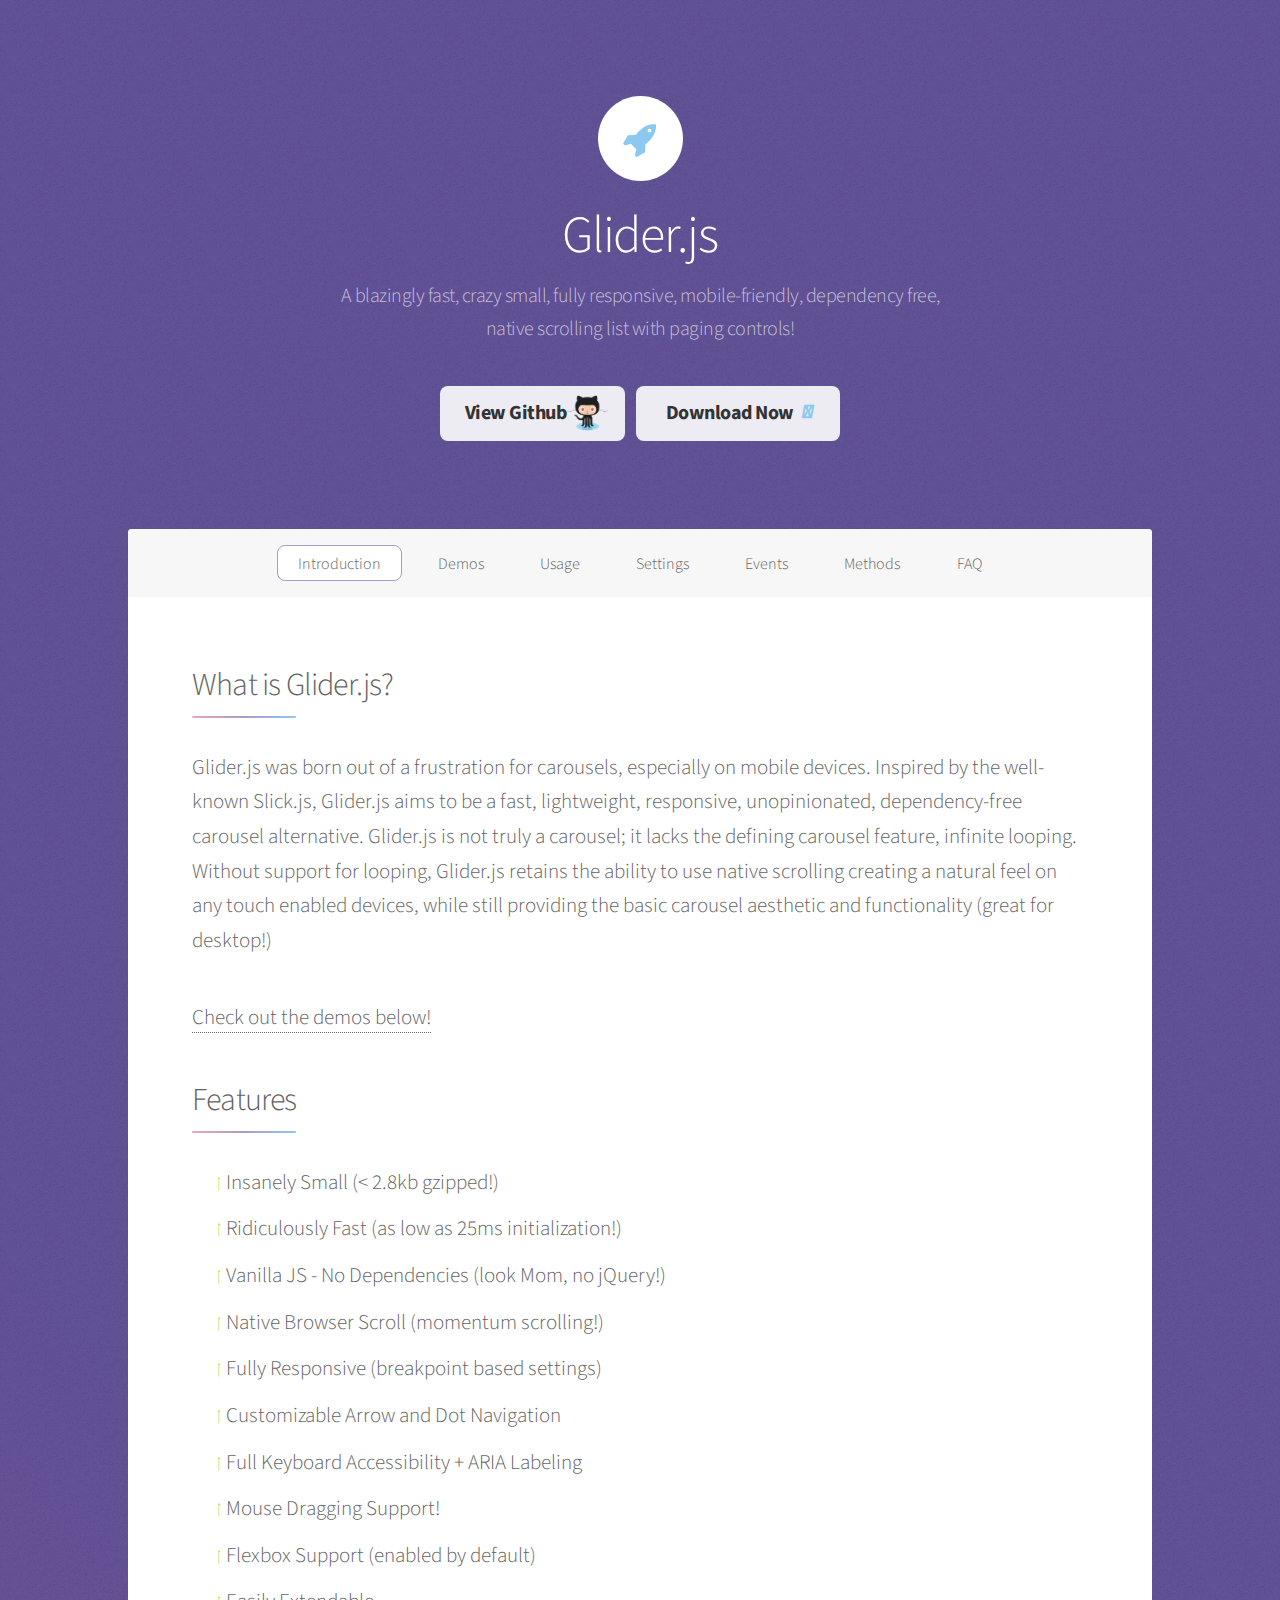
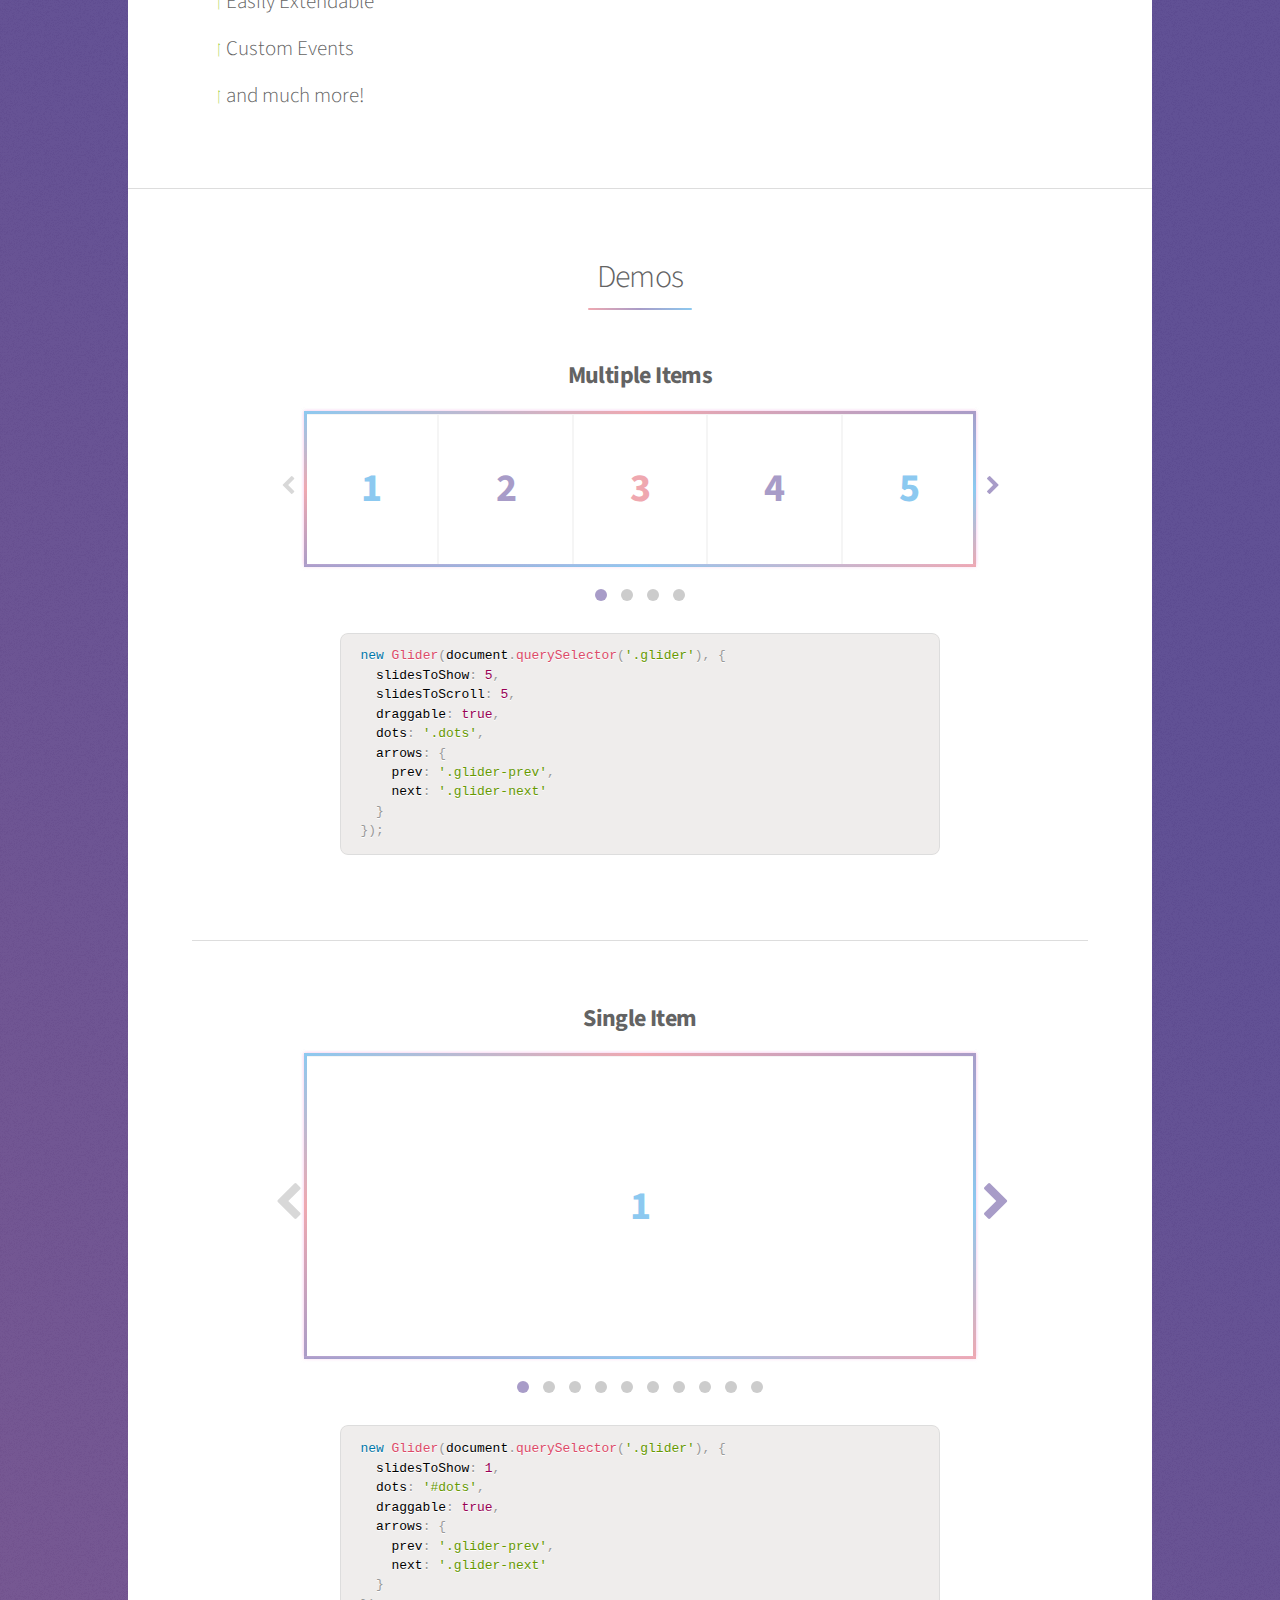
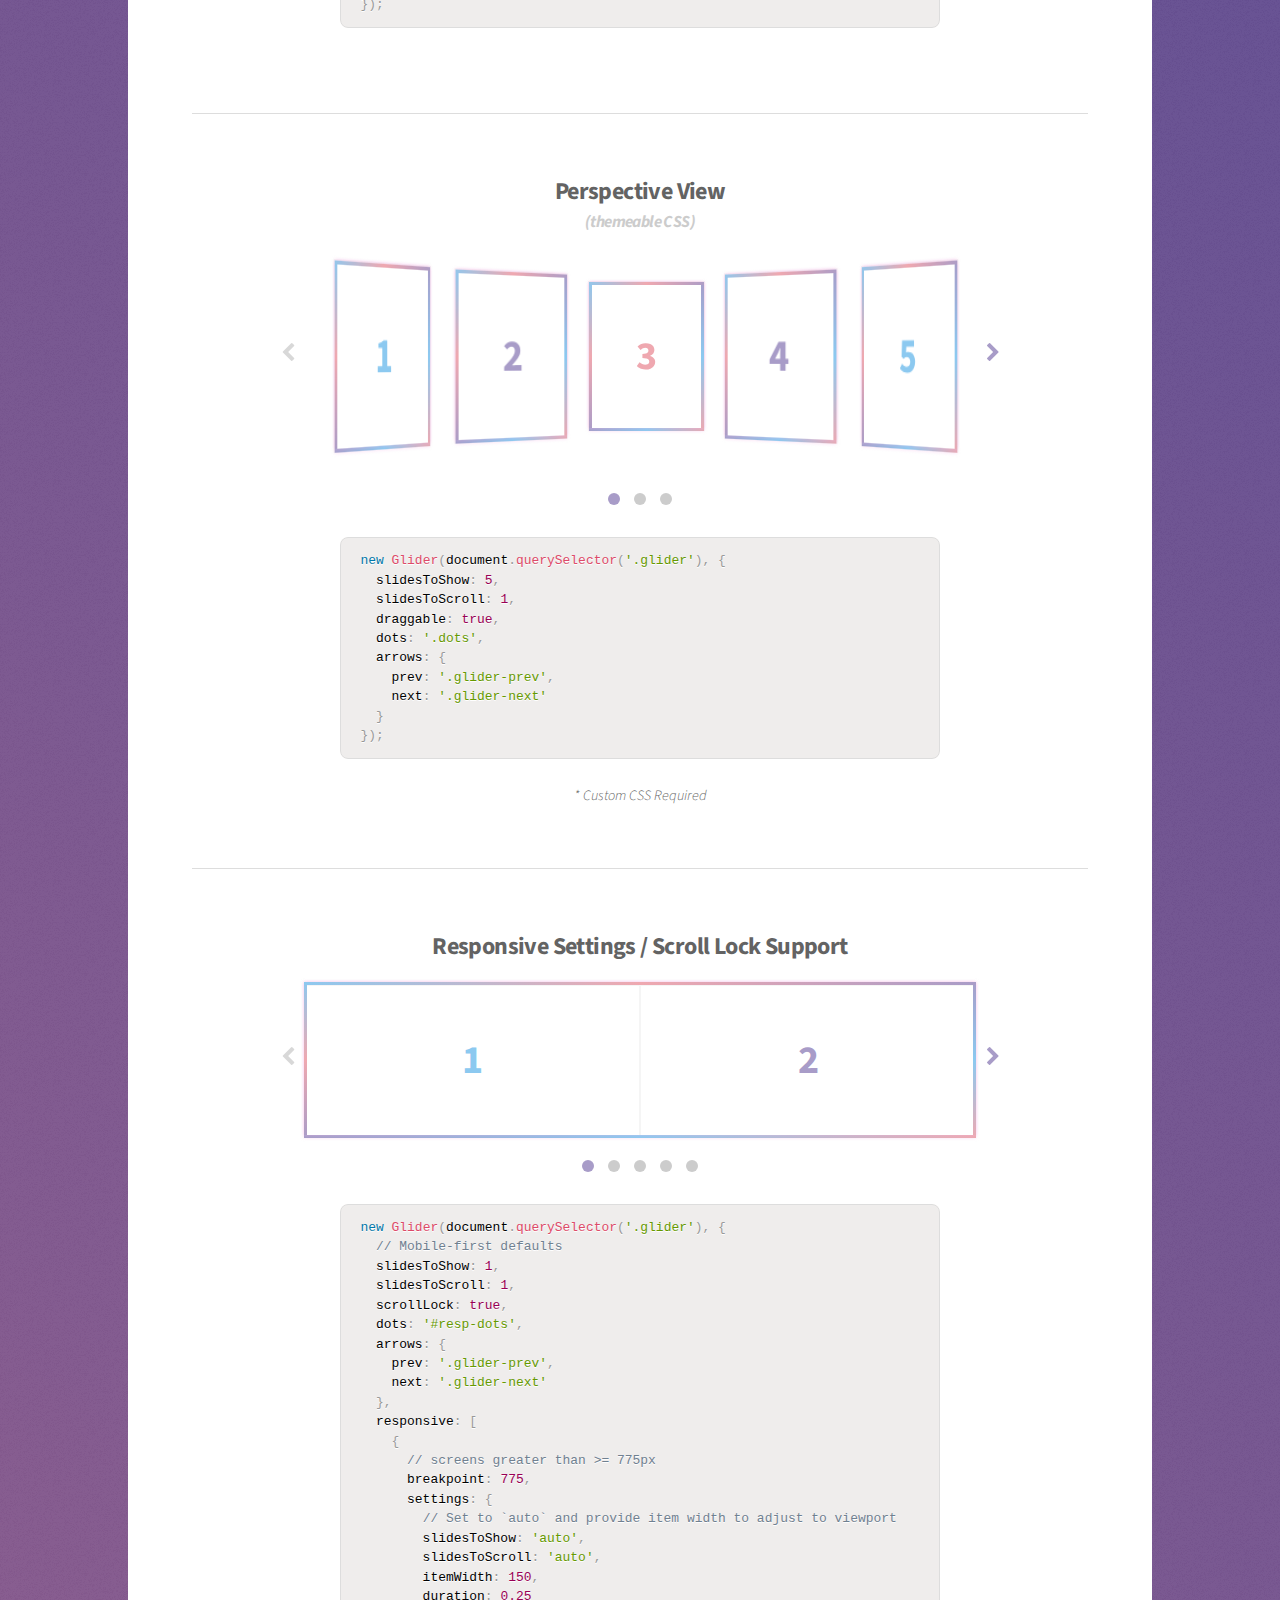
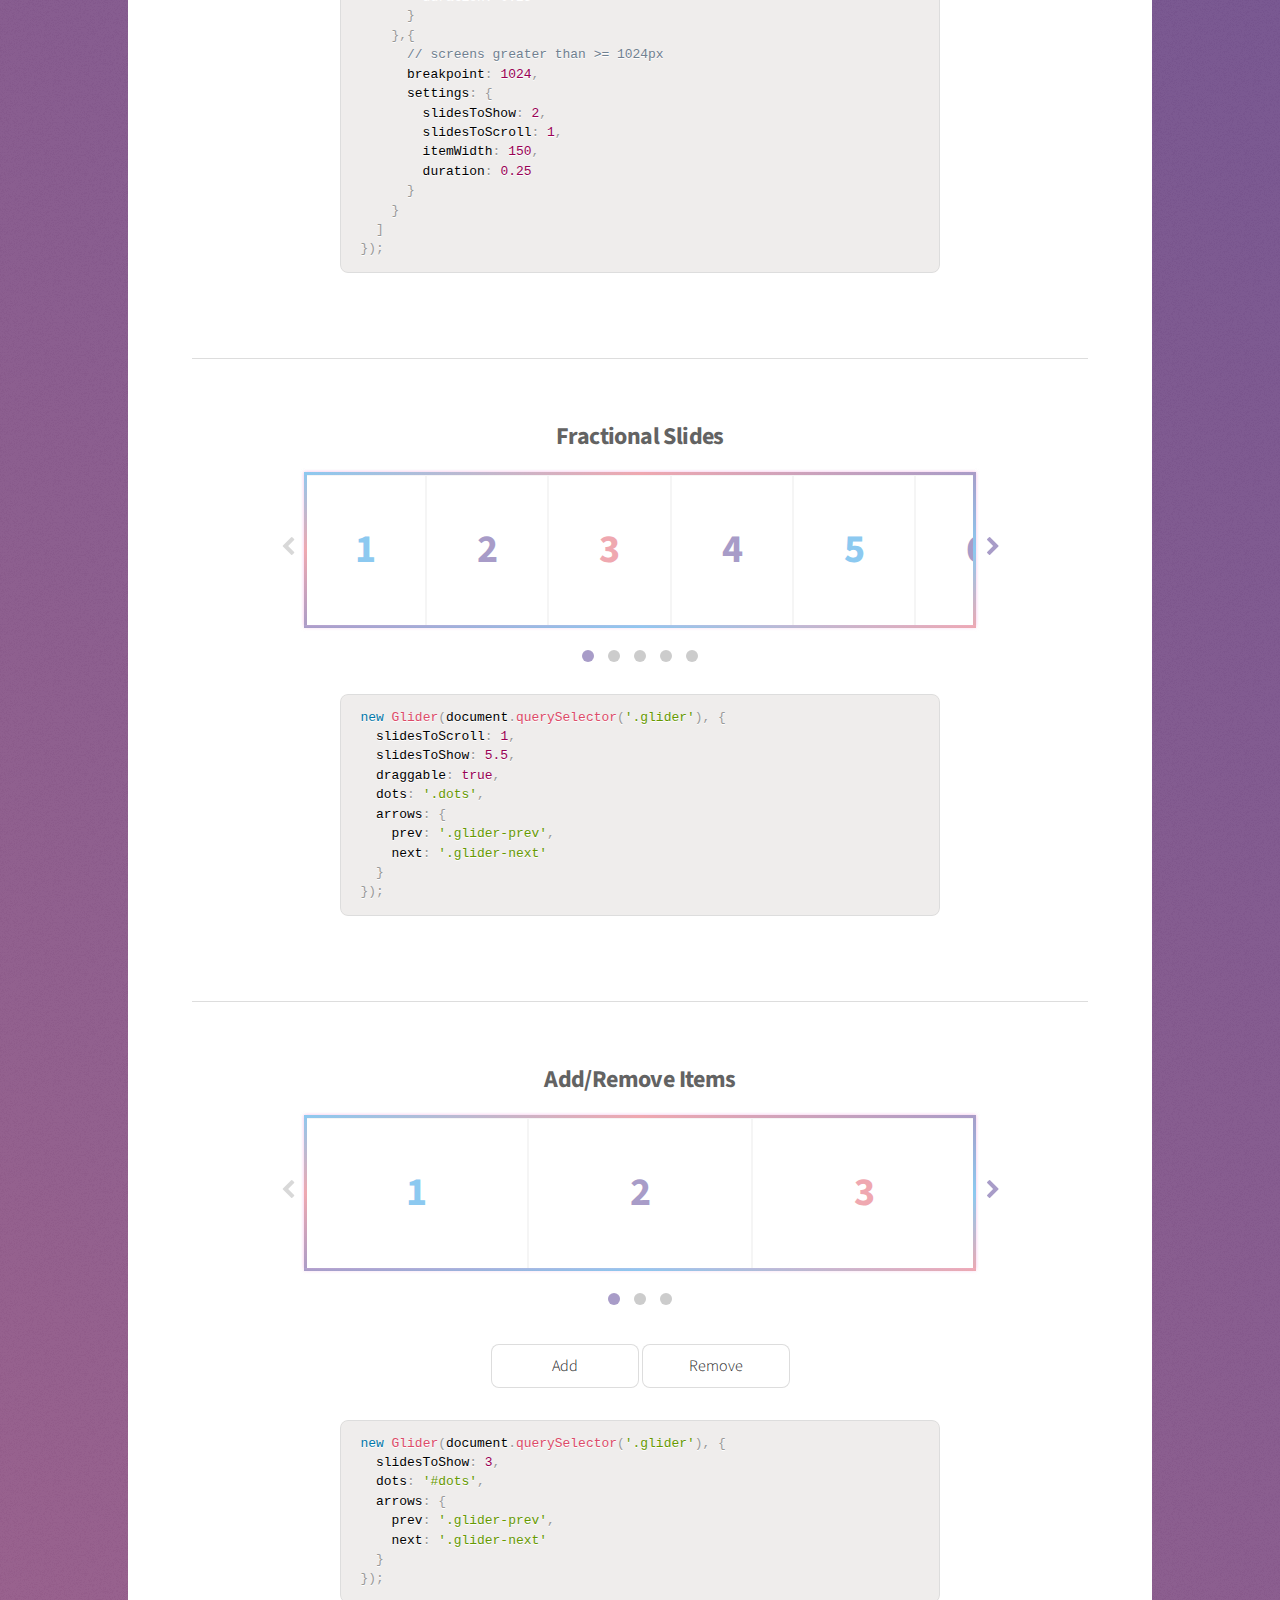
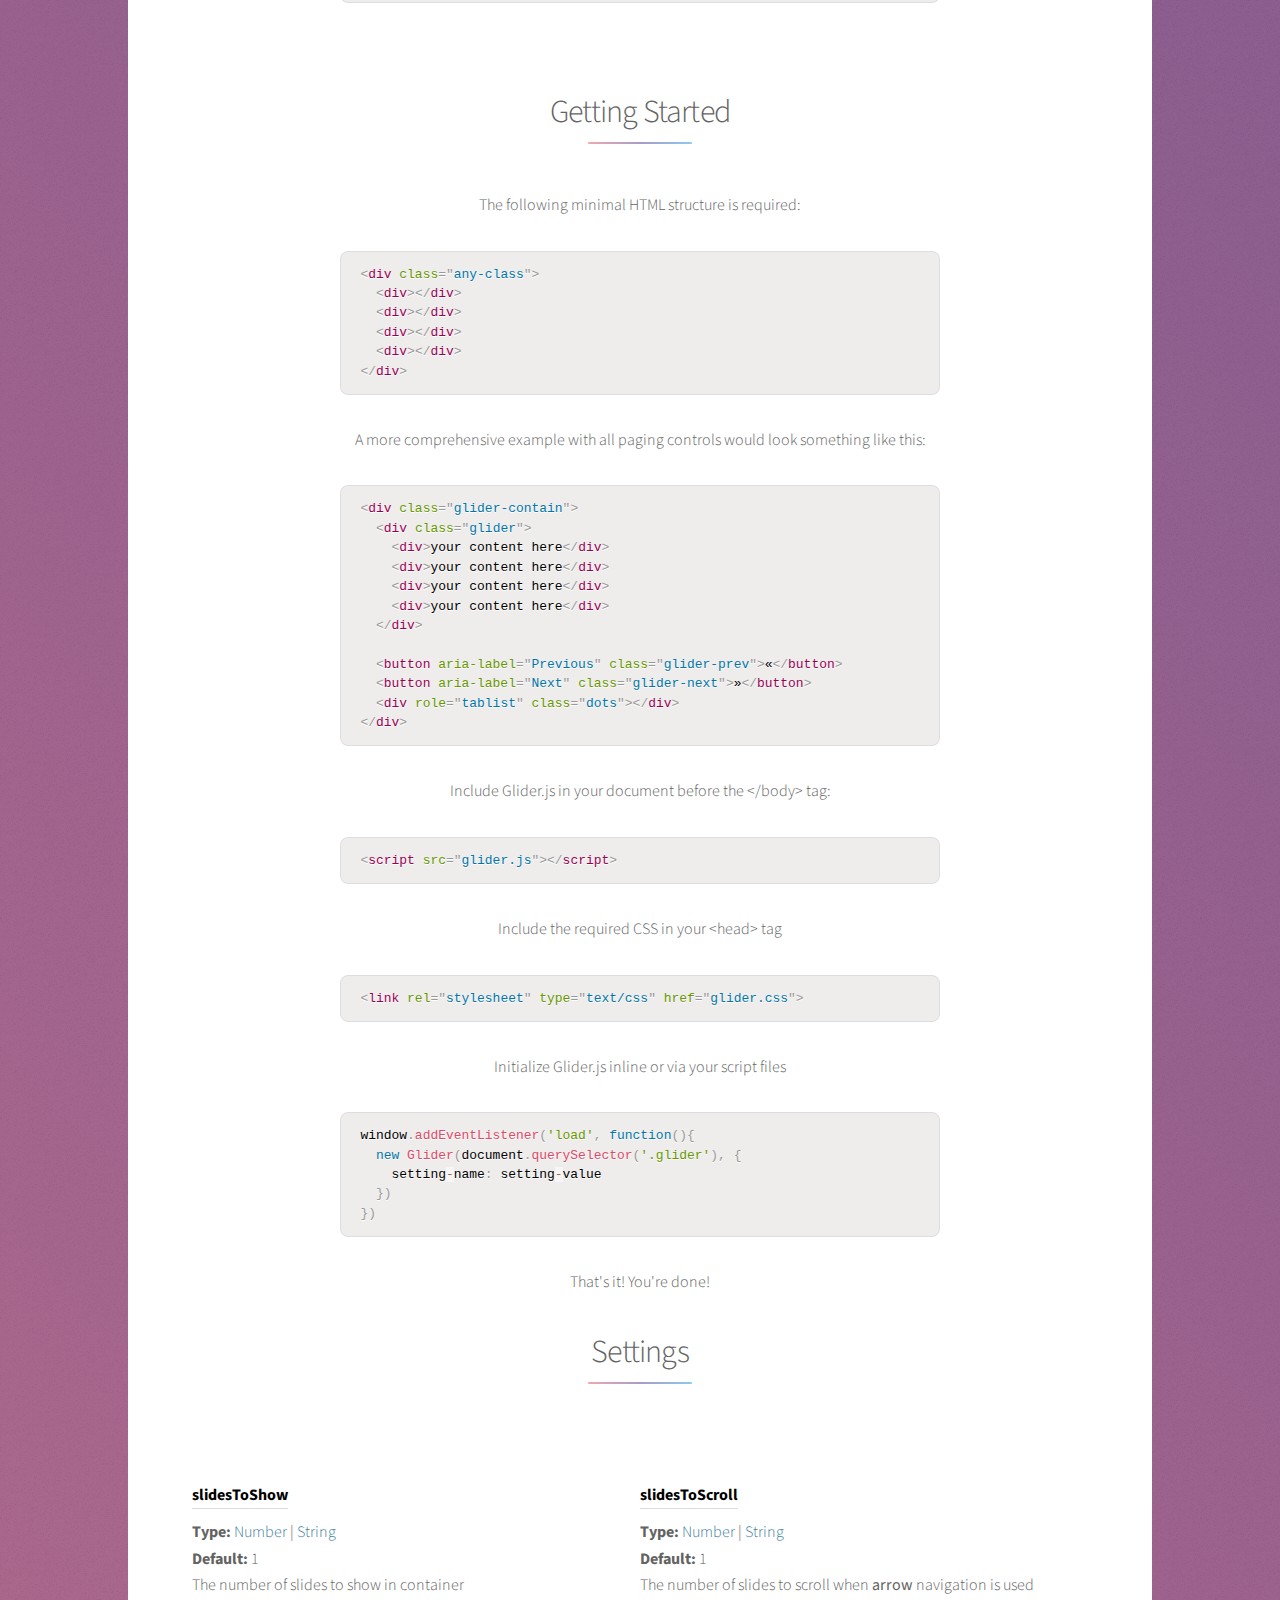
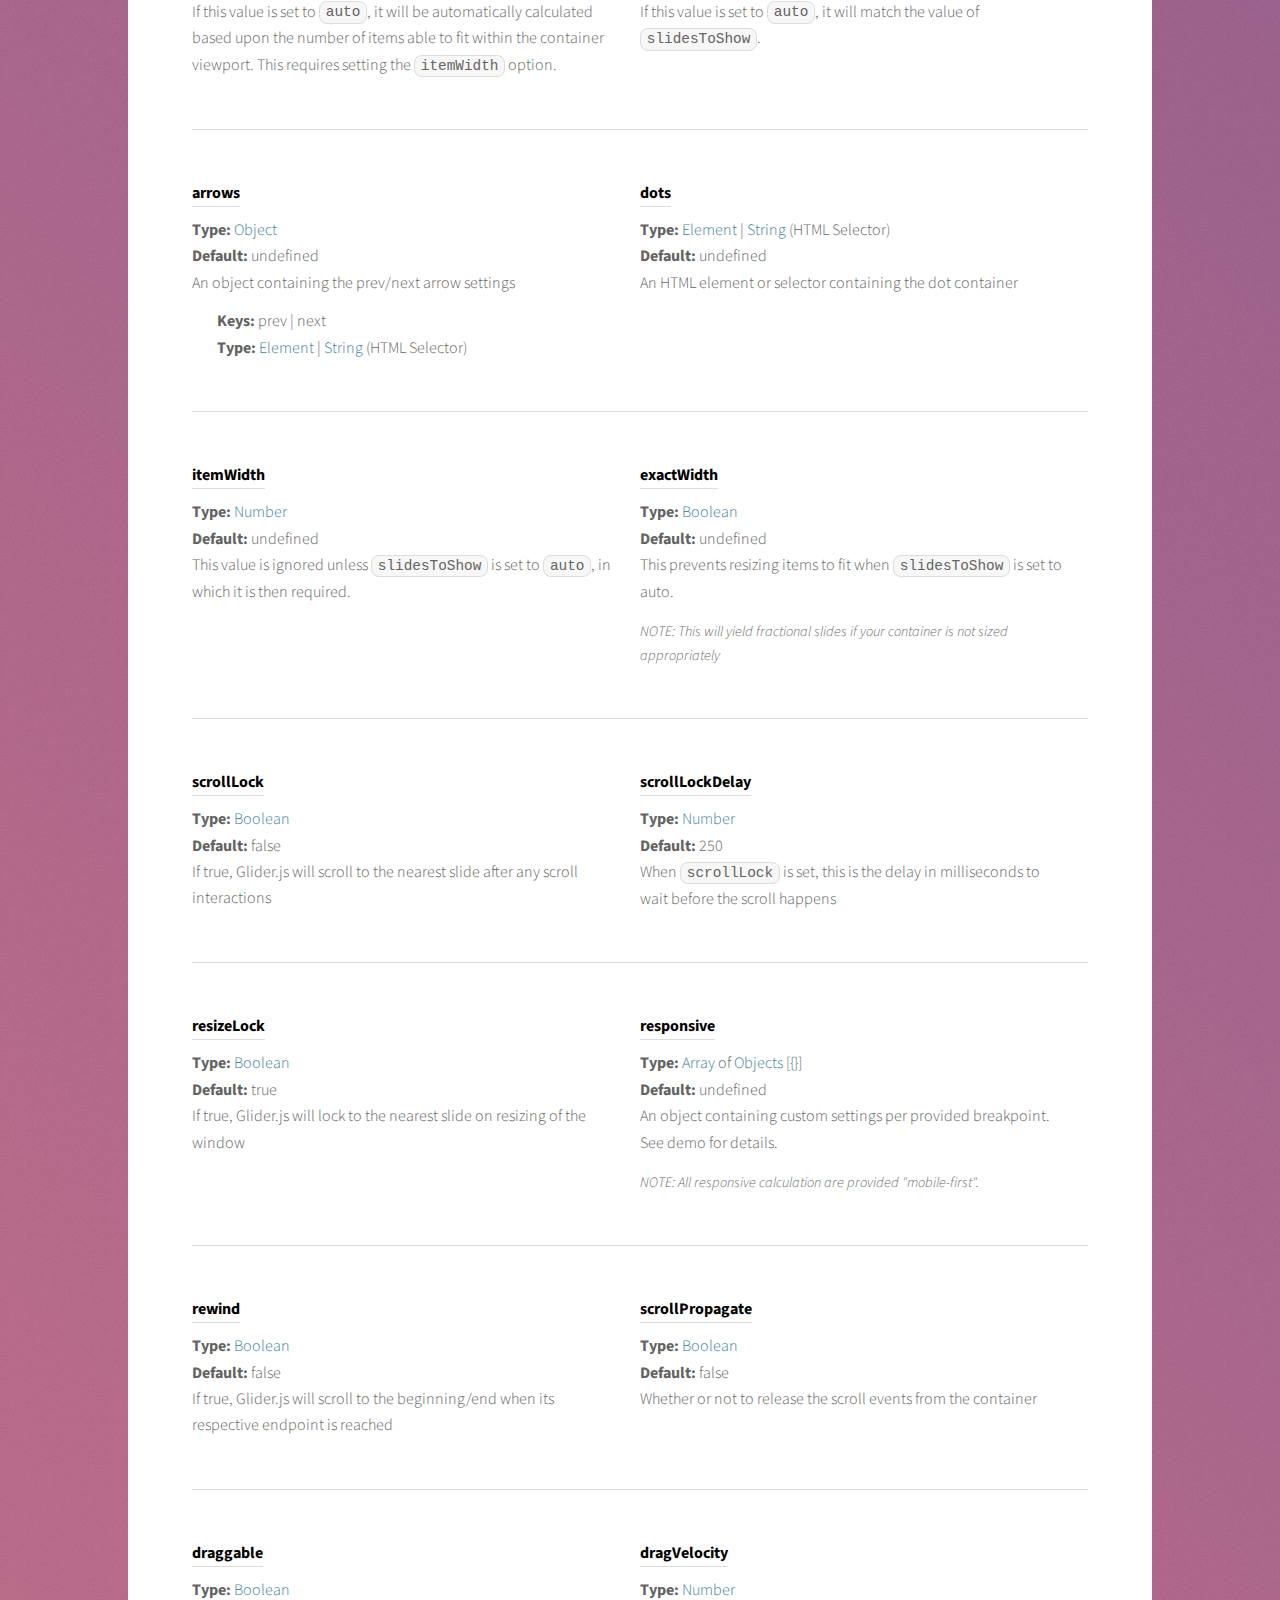
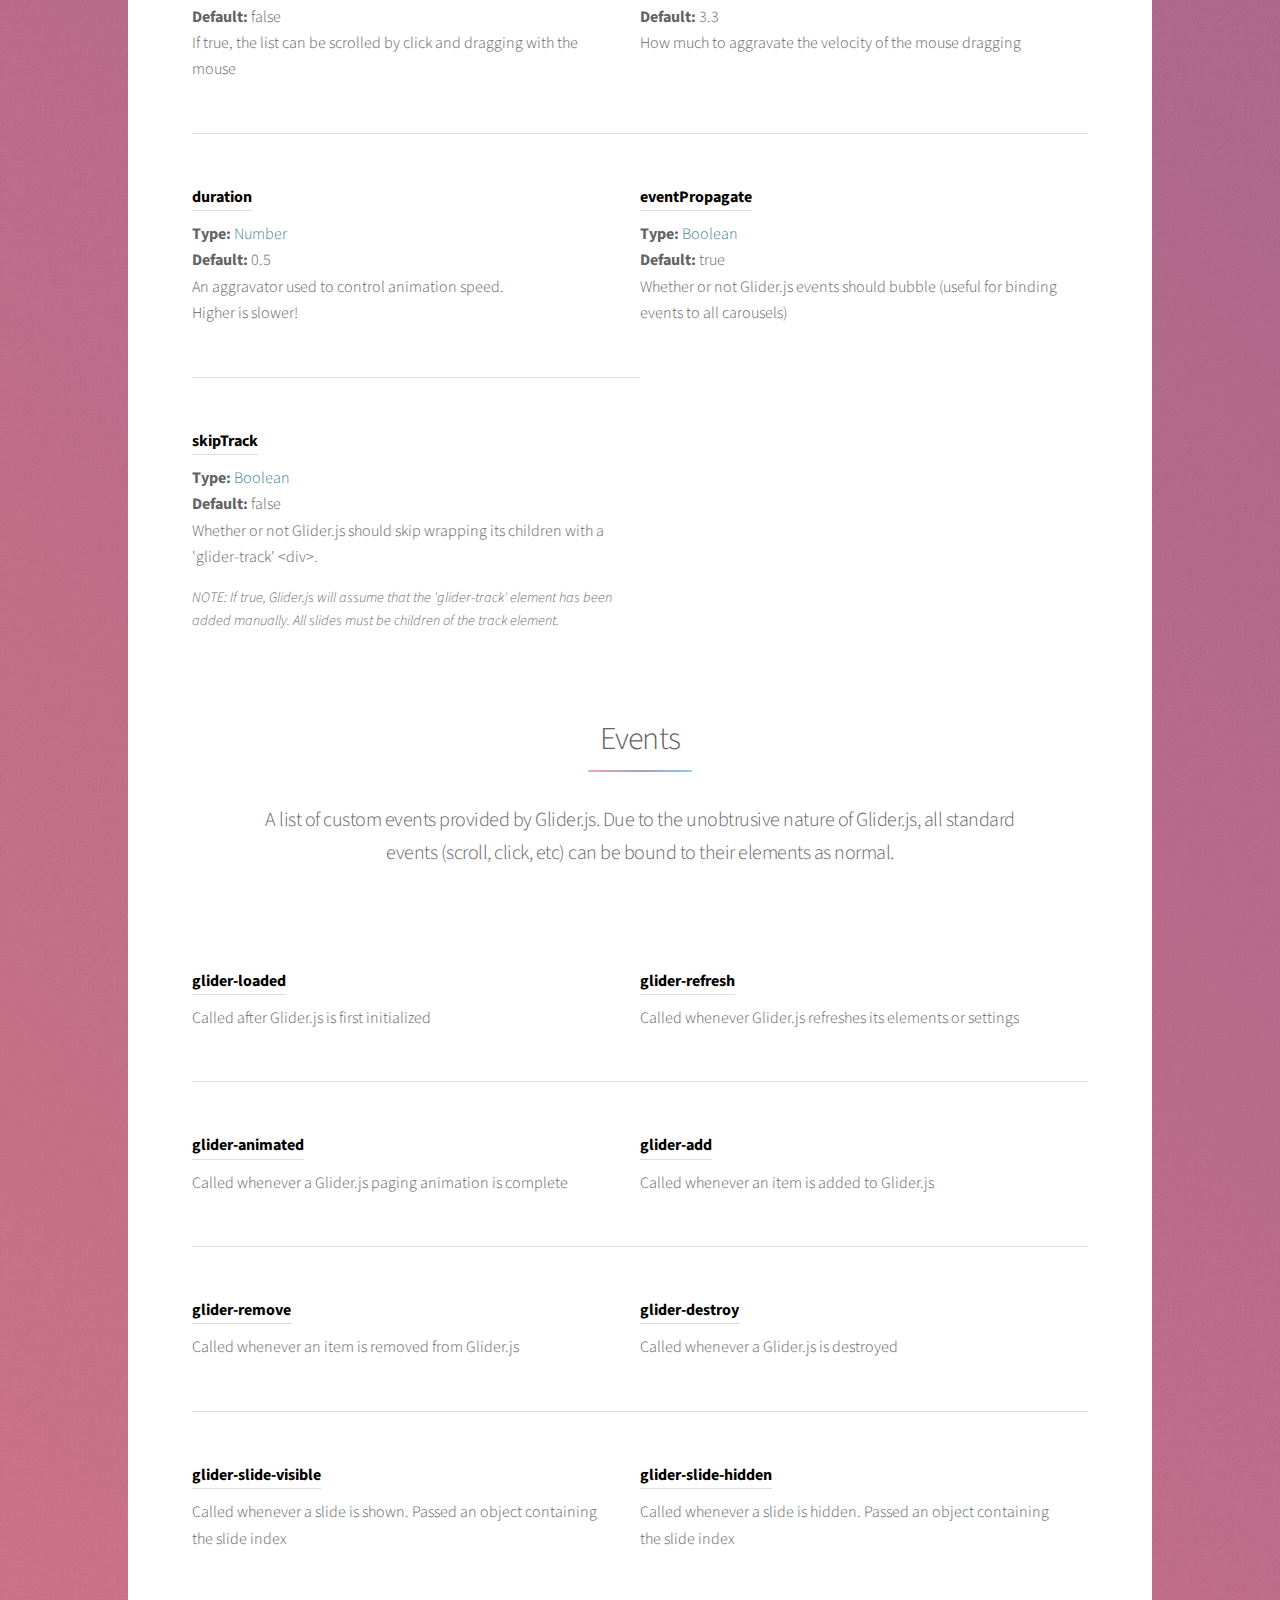
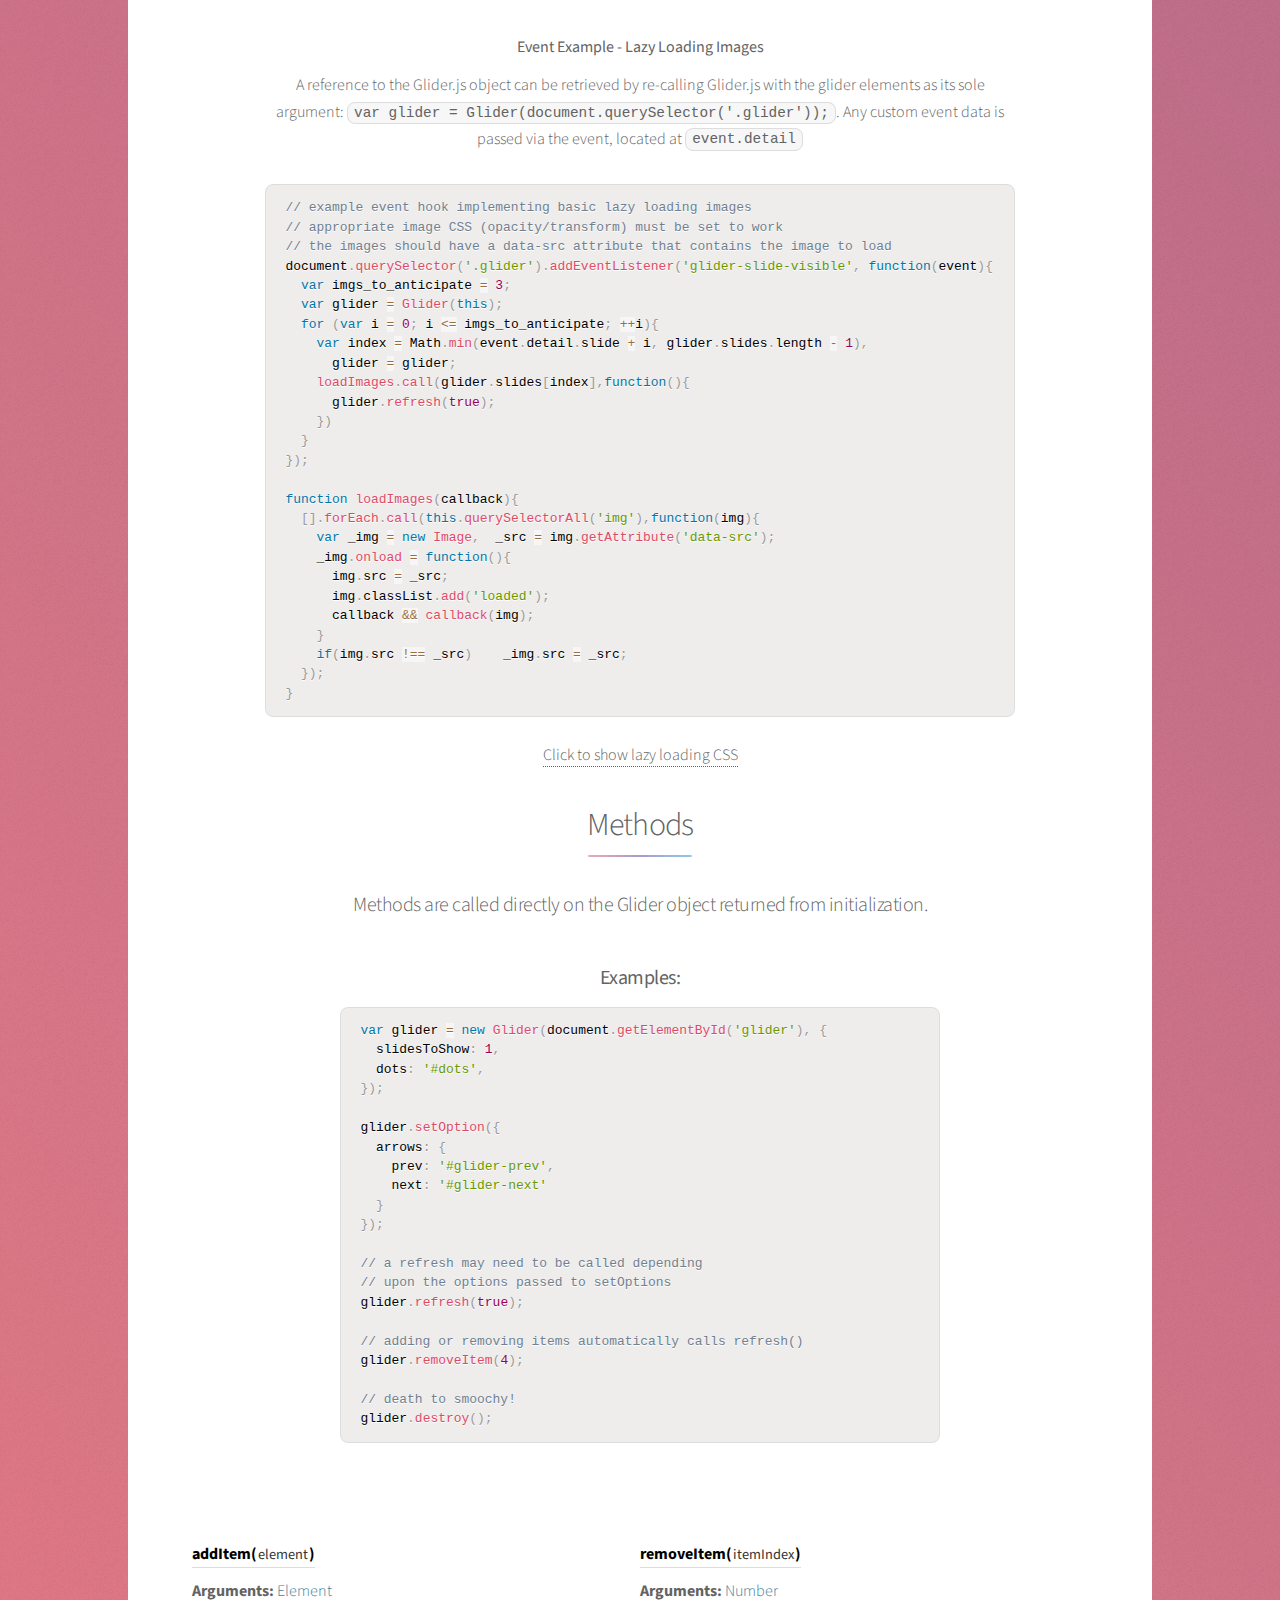
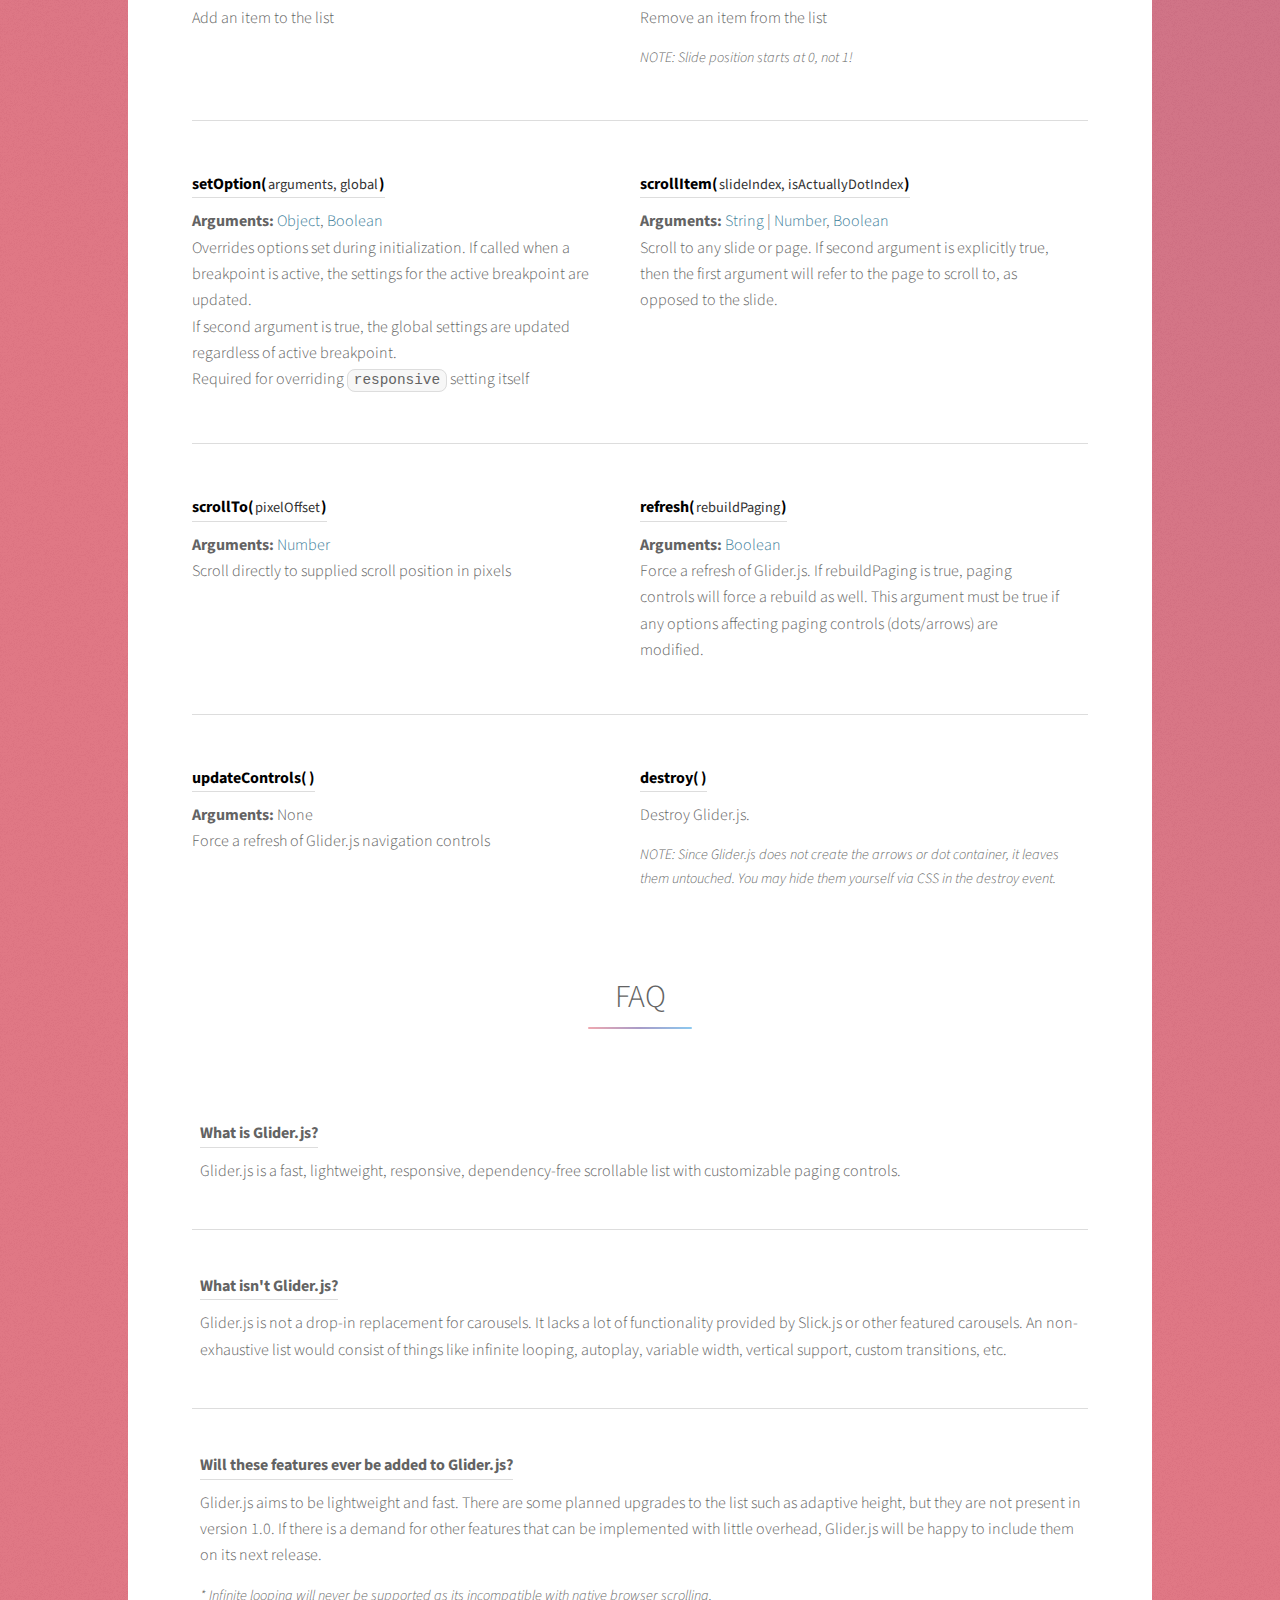
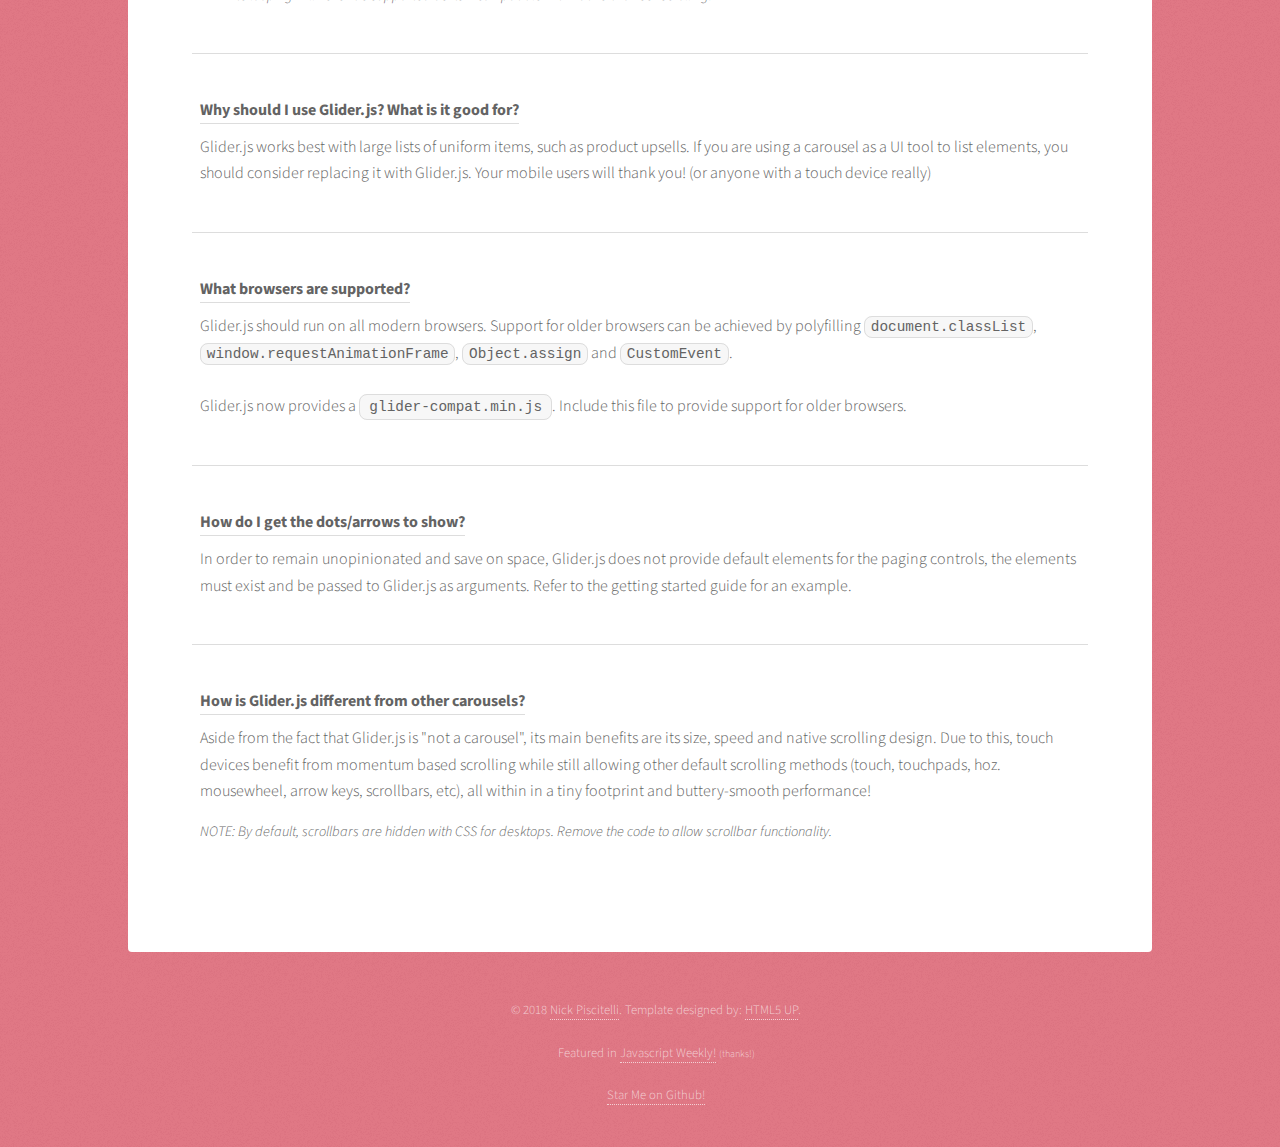
<file: docs/Js/Glider.js-master/docs/index.html>
<!DOCTYPE HTML>
<html>
<head>
  <!--

    _____ __ _     __                _
   / ___// /(_)___/ /___  ____      (_)___
  / (_ // // // _  // -_)/ __/_    / /(_-<
  \___//_//_/ \_,_/ \__//_/  (_)__/ //___/
                               |___/

  Version: 1.5
  Author: Nick Piscitelli (pickykneee)
  Website: https://nickpiscitelli.com
  License: MIT License
  Release Date: October 25th, 2018

  -->
  <title>Glider.js - A fast, lightweight carousel alternative</title>
  <meta charset="utf-8" />
  <link rel="shortcut icon" href="favicon.ico" type="image/x-icon" />
  <meta name='viewport' content='width=device-width, initial-scale=1.0, maximum-scale=1.0, user-scalable=0' />
  <link rel="canonical" href="https://nickpiscitelli.github.io/Glider.js/" />
  <link rel="stylesheet" href="https://use.fontawesome.com/releases/v5.4.1/css/all.css" integrity="sha384-5sAR7xN1Nv6T6+dT2mhtzEpVJvfS3NScPQTrOxhwjIuvcA67KV2R5Jz6kr4abQsz" crossorigin="anonymous">
  <link rel="stylesheet" href="assets/css/prism.css" />
  <link rel="stylesheet" href="assets/css/main.css" />
  <link rel="canonical" href="https://nickpiscitelli.github.io/Glider.js" />
  <noscript>
    <link rel="stylesheet" href="assets/css/noscript.css" />
  </noscript>
  <script src="assets/js/glider-compat.min.js"></script>
  <script src="assets/js/glider.min.js"></script>
</head>

<body class="is-preload">

  <!-- Wrapper -->
  <div id="wrapper">

    <!-- Header -->
    <header id="header" class="alt">
      <span class="logo"><img src="images/logo.svg" alt="" /></span>
      <h1>Glider.js</h1>
      <p>
        A blazingly fast, crazy small, fully responsive, mobile-friendly, dependency free,
        native scrolling list with paging controls!
      </p>
      <p>
        <a href="https://github.com/NickPiscitelli/Glider.js" class="button github">
          <img class="octo" src="images/octo.png" > <span class="mobileHide">View</span> Github
        </a>
        &nbsp;
        <a onclick="ga('send','event','Download Button');" href="https://github.com/NickPiscitelli/Glider.js/archive/master.zip" class="button">
          Download <span class="mobileHide">Now</span>
        <i class="zip fas fa-download dl-icon"></i>
        </a>
      </p>
    </header>

    <!-- Nav -->
    <nav id="nav">
      <ul>
        <li><a href="#intro" class="active">Introduction</a></li>
        <li><a href="#demos">Demos</a></li>
        <li><a href="#usage">Usage</a></li>
        <li><a href="#settings">Settings</a></li>
        <li><a href="#events">Events</a></li>
        <li><a href="#methods">Methods</a></li>
        <li><a href="#faq">FAQ</a></li>
      </ul>
    </nav>
    <!-- Main -->
    <div id="main">
      <!-- Introduction -->
      <section id="intro" class="main">
        <div class="spotlight">
          <div class="content">
            <header class="major">
              <h2>What is Glider.js?</h2>
            </header>
            <p>
              Glider.js was born out of a frustration for carousels, especially on mobile devices. Inspired by the well-known Slick.js, Glider.js aims
              to be a fast, lightweight, responsive, unopinionated, dependency-free carousel alternative. Glider.js is not truly a carousel; it lacks
              the defining carousel feature, infinite looping. Without support for looping, Glider.js retains the ability to use native scrolling creating
              a natural feel on any touch enabled devices, while still providing the basic carousel aesthetic and functionality (great for desktop!)
            </p>
            <p>
              <a href="#demos" class="smooth-scroll">Check out the demos below!</a>
            </p>

            <header class="major">
              <h2>Features</h2>
            </header>
            <ul class="script-features">
              <li><i class="fas fa-check"></i>Insanely Small (&lt; 2.8kb gzipped!)</li>
              <li><i class="fas fa-check"></i>Ridiculously Fast (as low as 25ms initialization!)</li>
              <li><i class="fas fa-check"></i>Vanilla JS - No Dependencies (look Mom, no jQuery!)</li>
              <li><i class="fas fa-check"></i>Native Browser Scroll (momentum scrolling!)</li>
              <li><i class="fas fa-check"></i>Fully Responsive (breakpoint based settings)</li>
              <li><i class="fas fa-check"></i>Customizable Arrow and Dot Navigation</li>
              <li><i class="fas fa-check"></i>Full Keyboard Accessibility + ARIA Labeling</li>
              <li><i class="fas fa-check"></i>Mouse Dragging Support!</li>
              <li><i class="fas fa-check"></i>Flexbox Support (enabled by default)</li>
              <li><i class="fas fa-check"></i>Easily Extendable</li>
              <li><i class="fas fa-check"></i>Custom Events</li>
              <li><i class="fas fa-check"></i>and much more!</li>
            </ul>
          </div>
        </div>
      </section>

      <!-- First Section -->
      <section id="demos" class="main special">
        <header class="major">
          <h2>Demos</h2>
        </header>

        <div class="demo first">
          <h2>Multiple Items</h2>
          <div data-name="Multiple Item" class="glider-contain multiple">
            <div class="gradient-border-bottom">
              <div class="gradient-border">
                <div class="glider" id="glider-double">
                  <div><h1>1</h1></div>
                  <div><h1>2</h1></div>
                  <div><h1>3</h1></div>
                  <div><h1>4</h1></div>
                  <div><h1>5</h1></div>
                  <div><h1>6</h1></div>
                  <div><h1>7</h1></div>
                  <div><h1>8</h1></div>
                  <div><h1>9</h1></div>
                  <div><h1>10</h1></div>
                  <div><h1>11</h1></div>
                  <div><h1>12</h1></div>
                  <div><h1>13</h1></div>
                  <div><h1>14</h1></div>
                  <div><h1>15</h1></div>
                  <div><h1>16</h1></div>
                  <div><h1>17</h1></div>
                  <div><h1>18</h1></div>
                </div>
              </div>
            </div>
            <button role="button" aria-label="Previous" class="glider-prev" id="glider-prev-2"><i class="fa fa-chevron-left"></i></i></button>
            <button role="button" aria-label="Next" class="glider-next" id="glider-next-2"><i class="fa fa-chevron-right"></i></i></button>
            <div id="dots2"></div>
          </div>
          <script>
            window.addEventListener('load', function () {
              window.glides = new Glider(document.getElementById('glider-double'), {
                slidesToShow: 5,
                slidesToScroll: 5,
                draggable: true,
                dots: '#dots2',
                arrows: {
                  prev: '#glider-prev-2',
                  next: '#glider-next-2'
                }
              })
            });
          </script>
          <pre class="line-numbers language-javascript">
            <code class="line-numbers language-javascript">
              new Glider(document.querySelector('.glider'), {
                slidesToShow: 5,
                slidesToScroll: 5,
                draggable: true,
                dots: '.dots',
                arrows: {
                  prev: '.glider-prev',
                  next: '.glider-next'
                }
              });
            </code>
          </pre>
        </div>


        <div class="demo">
          <h2>Single Item</h2>
          <div data-name="Single Item" class="glider-contain">
            <div class="gradient-border-bottom">
              <div class="gradient-border">
                <div class="glider" id="glider-single">
                  <div><h1>1</h1></div>
                  <div><h1>2</h1></div>
                  <div><h1>3</h1></div>
                  <div><h1>4</h1></div>
                  <div><h1>5</h1></div>
                  <div><h1>6</h1></div>
                  <div><h1>7</h1></div>
                  <div><h1>8</h1></div>
                  <div><h1>9</h1></div>
                  <div><h1>10</h1></div>
                </div>
              </div>
            </div>
            <button role="button" aria-label="Previous" class="glider-prev" id="glider-prev"><i class="fa fa-chevron-left"></i></i></button>
            <button role="button" aria-label="Next" class="glider-next" id="glider-next"><i class="fa fa-chevron-right"></i></i></button>
            <div id="dots"></div>
          </div>
          <script>
            window.addEventListener('load', function(){
              new Glider(document.getElementById('glider-single'), {
                slidesToShow: 1,
                dots: '#dots',
                draggable: true,
                arrows: {
                  prev: '#glider-prev',
                  next: '#glider-next'
                },
                easing: function (x, t, b, c, d) {
                  return c*(t/=d)*t + b;
                }
              });
            });
          </script>

          <pre class="line-numbers language-javascript">
            <code class="line-numbers language-javascript">
              new Glider(document.querySelector('.glider'), {
                slidesToShow: 1,
                dots: '#dots',
                draggable: true,
                arrows: {
                  prev: '.glider-prev',
                  next: '.glider-next'
                }
              });
            </code>
          </pre>
        </div>

        <div class="demo persp">
          <h2>Perspective View<span class="aside">(themeable CSS)</span></h2>
          <div data-name="Perspective View" class="glider-contain multiple">
            <div class="glider glider-persp" id="glider-persp">
              <div><div class="gradient-border-bottom"><div class="gradient-border"><h1>1</h1></div></div></div>
              <div><div class="gradient-border-bottom"><div class="gradient-border"><h1>2</h1></div></div></div>
              <div><div class="gradient-border-bottom"><div class="gradient-border"><h1>3</h1></div></div></div>
              <div><div class="gradient-border-bottom"><div class="gradient-border"><h1>4</h1></div></div></div>
              <div><div class="gradient-border-bottom"><div class="gradient-border"><h1>5</h1></div></div></div>
              <div><div class="gradient-border-bottom"><div class="gradient-border"><h1>6</h1></div></div></div>
              <div><div class="gradient-border-bottom"><div class="gradient-border"><h1>7</h1></div></div></div>
              <div><div class="gradient-border-bottom"><div class="gradient-border"><h1>8</h1></div></div></div>
              <div><div class="gradient-border-bottom"><div class="gradient-border"><h1>9</h1></div></div></div>
              <div><div class="gradient-border-bottom"><div class="gradient-border"><h1>10</h1></div></div></div>
              <div><div class="gradient-border-bottom"><div class="gradient-border"><h1>11</h1></div></div></div>
              <div><div class="gradient-border-bottom"><div class="gradient-border"><h1>12</h1></div></div></div>
              <div><div class="gradient-border-bottom"><div class="gradient-border"><h1>13</h1></div></div></div>
              <div><div class="gradient-border-bottom"><div class="gradient-border"><h1>14</h1></div></div></div>
              <div><div class="gradient-border-bottom"><div class="gradient-border"><h1>15</h1></div></div></div>
            </div>
            <button role="button" aria-label="Previous" class="glider-prev" id="glider-prev-per"><i class="fa fa-chevron-left"></i></i></button>
            <button role="button" aria-label="Next" class="glider-next" id="glider-next-per"><i class="fa fa-chevron-right"></i></i></button>
            <div id="dots-per"></div>
          </div>
          <script>
            window.addEventListener('load', function () {
              window.glides = new Glider(document.getElementById('glider-persp'), {
                slidesToShow: 5,
                slidesToScroll: 1,
                draggable: true,
                dots: '#dots-per',
                arrows: {
                  prev: '#glider-prev-per',
                  next: '#glider-next-per'
                }
              })
            });
          </script>
          <pre class="line-numbers language-javascript">
            <code class="line-numbers language-javascript">
              new Glider(document.querySelector('.glider'), {
                slidesToShow: 5,
                slidesToScroll: 1,
                draggable: true,
                dots: '.dots',
                arrows: {
                  prev: '.glider-prev',
                  next: '.glider-next'
                }
              });
            </code>
          </pre>
          <span class="aside">* Custom CSS Required</span>
        </div>
        <div class="demo">
          <h2>Responsive Settings / Scroll Lock Support</h2>
          <div data-name="Responsive Settings" class="glider-contain multiple">
            <div class="gradient-border-bottom">
              <div class="gradient-border">
                <div class="glider" id="glider-resp">
                  <div><h1>1</h1></div>
                  <div><h1>2</h1></div>
                  <div><h1>3</h1></div>
                  <div><h1>4</h1></div>
                  <div><h1>5</h1></div>
                  <div><h1>6</h1></div>
                  <div><h1>7</h1></div>
                  <div><h1>8</h1></div>
                  <div><h1>9</h1></div>
                  <div><h1>10</h1></div>
                </div>
              </div>
            </div>
            <button role="button" aria-label="Previous" class="glider-prev" id="glider-prev-resp"><i class="fa fa-chevron-left"></i></i></button>
            <button role="button" aria-label="Next" class="glider-next" id="glider-next-resp"><i class="fa fa-chevron-right"></i></i></button>
            <div id="resp-dots"></div>
          </div>
          <script>
            window.addEventListener('load',function(){
              new Glider(document.querySelector('#glider-resp'), {
                // Mobile-first defaults
                slidesToShow: 1,
                slidesToScroll: 1,
                scrollLock: true,
                dots: '#resp-dots',
                arrows: {
                  prev: '#glider-prev-resp',
                  next: '#glider-next-resp'
                },
                responsive: [
                  {
                    breakpoint: 775,
                    settings: {
                      slidesToShow: 'auto',
                      slidesToScroll: 'auto',
                      itemWidth: 150,
                      duration: 0.25
                    }
                  },{
                    breakpoint: 1024,
                    settings: {
                      slidesToShow: 2,
                      slidesToScroll: 1,
                      itemWidth: 150,
                      duration: 0.25
                    }
                  }
                ]
              })
            });
          </script>

          <pre class="line-numbers language-javascript">
            <code class="line-numbers language-javascript">
              new Glider(document.querySelector('.glider'), {
                // Mobile-first defaults
                slidesToShow: 1,
                slidesToScroll: 1,
                scrollLock: true,
                dots: '#resp-dots',
                arrows: {
                  prev: '.glider-prev',
                  next: '.glider-next'
                },
                responsive: [
                  {
                    // screens greater than >= 775px
                    breakpoint: 775,
                    settings: {
                      // Set to `auto` and provide item width to adjust to viewport
                      slidesToShow: 'auto',
                      slidesToScroll: 'auto',
                      itemWidth: 150,
                      duration: 0.25
                    }
                  },{
                    // screens greater than >= 1024px
                    breakpoint: 1024,
                    settings: {
                      slidesToShow: 2,
                      slidesToScroll: 1,
                      itemWidth: 150,
                      duration: 0.25
                    }
                  }
                ]
              });
            </code>
          </pre>
        </div>

        <div class="demo">
          <h2>Fractional Slides</h2>
          <div data-name="Fractional Slides" class="glider-contain multiple">
            <div class="gradient-border-bottom">
              <div class="gradient-border">
                <div class="glider" id="glider-cut">
                  <div><h1>1</h1></div>
                  <div><h1>2</h1></div>
                  <div><h1>3</h1></div>
                  <div><h1>4</h1></div>
                  <div><h1>5</h1></div>
                  <div><h1>6</h1></div>
                  <div><h1>7</h1></div>
                  <div><h1>8</h1></div>
                  <div><h1>9</h1></div>
                  <div><h1>10</h1></div>
                  <div><h1>11</h1></div>
                  <div><h1>12</h1></div>
                  <div><h1>13</h1></div>
                  <div><h1>14</h1></div>
                  <div><h1>15</h1></div>
                  <div><h1>16</h1></div>
                  <div><h1>17</h1></div>
                  <div><h1>18</h1></div>
                  <div><h1>19</h1></div>
                  <div><h1>20</h1></div>
                  <div><h1>21</h1></div>
                  <div><h1>22</h1></div>
                  <div><h1>23</h1></div>
                  <div><h1>24</h1></div>
                </div>
              </div>
            </div>
            <button role="button" aria-label="Previous" class="glider-prev" id="cut-prev"><i class="fa fa-chevron-left"></i></i></button>
            <button role="button" aria-label="Next" class="glider-next" id="cut-next"><i class="fa fa-chevron-right"></i></i></button>
            <div role="tablist" id="frac-dots"></div>
          </div>
          <script>
            window.addEventListener('load',function(){
              var glider = new Glider(document.getElementById('glider-cut'), {
                slidesToScroll: 1,
                slidesToShow: 5.5,
                draggable: true,
                dots: '#frac-dots',
                arrows: {
                  prev: '#cut-prev',
                  next: '#cut-next'
                }
              });
            })
          </script>

          <pre class="line-numbers language-javascript">
            <code class="line-numbers language-javascript">
              new Glider(document.querySelector('.glider'), {
                slidesToScroll: 1,
                slidesToShow: 5.5,
                draggable: true,
                dots: '.dots',
                arrows: {
                  prev: '.glider-prev',
                  next: '.glider-next'
                }
              });
            </code>
          </pre>
        </div>

        <div class="demo">
          <div id="add"><h1></h1></div>
          <h2>Add/Remove Items</h2>
          <div data-name="Add/Remove Items" class="glider-contain multiple">
            <div class="gradient-border-bottom">
              <div class="gradient-border">
                <div class="glider" id="glider-add">
                  <div><h1>1</h1></div>
                  <div><h1>2</h1></div>
                  <div><h1>3</h1></div>
                  <div><h1>4</h1></div>
                  <div><h1>5</h1></div>
                  <div><h1>6</h1></div>
                  <div><h1>7</h1></div>
                  <div><h1>8</h1></div>
                  <div><h1>9</h1></div>
                </div>
              </div>
            </div>
            <button role="button" aria-label="Previous" class="glider-prev" id="glider-prev-add"><i class="fa fa-chevron-left"></i></i></button>
            <button role="button" aria-label="Next" class="glider-next" id="glider-next-add"><i class="fa fa-chevron-right"></i></i></button>
            <div id="add-dots"></div>
          </div>
          <p class="buttons">
            <a class="button" id="addSlide">Add</a>
            <a class="button" id="removeSlide">Remove</a>
          </p>
          <script>
          window.addEventListener('load',function(){
            var glider = new Glider(document.getElementById('glider-add'), {
              slidesToShow: 3,
              duration: .6,
              dots: '#add-dots',
              arrows: {
                prev: '#glider-prev-add',
                next: '#glider-next-add'
              }
            });
            document.getElementById('addSlide').addEventListener('click',function(){
              var ele = document.getElementById('add').cloneNode(true);
              ele.id = '';
              ele.querySelector('h1').textContent = glider.slides.length + 1;
              glider.addItem(ele);
              try{
                ga('send','event','Add/Remove Item', 'Add')
              } catch(ex){}
            });
            document.getElementById('removeSlide').addEventListener('click',function(){
              glider.removeItem(glider.slides.length - 1);
              try{
                ga('send','event','Add/Remove Item', 'Remove')
              } catch(ex){}
            });
          })
          </script>

          <pre class="line-numbers language-javascript">
            <code class="line-numbers language-javascript">
              new Glider(document.querySelector('.glider'), {
                slidesToShow: 3,
                dots: '#dots',
                arrows: {
                  prev: '.glider-prev',
                  next: '.glider-next'
                }
              });
            </code>
          </pre>
        </div>
        <!--
        <div class="demo">
          <div id="add"><h1></h1></div>
          <h2>Demo with Content</h2>
          <div class="glider-contain content">
            <div class="glider" id="glider-content">
              <div>
                <div class="gradient-border-bottom">
                  <div class="gradient-border">
                    <div class="article">
                      <img src="http://placehold.it/150/C9E1F5/FFFFFF?text=$_">
                      <h4 class="cool-border">Awesome JS</h4>
                      <p>Wow! Can you believe that Glider.js is only 1.7kb gzipped?! That's pretty small!</p>
                      <a class="read-more">Read More</a>
                    </div>
                  </div>
                </div>
              </div>
              <div>
                <div class="gradient-border-bottom">
                  <div class="gradient-border">
                    <div class="article">
                      <img src="http://placehold.it/150/C9E1F5/FFFFFF?text=>_">
                      <h4 class="cool-border short">JS Weekly</h4>
                      <p>New library Glider.js has absolutely no dependencies! jQuery?  What's that?</p>
                      <a class="read-more">Read More</a>
                    </div>
                  </div>
                </div>
              </div>
              <div>
                <div class="gradient-border-bottom">
                  <div class="gradient-border">
                    <div class="article">
                      <img src="http://placehold.it/150/C9E1F5/FFFFFF?text=0x">
                      <h4 class="cool-border long">Readers MD5 Digest</h4>
                      <p>Glider.js - Wow. Just wow. A must have for any product upsell or content list!</p>
                      <a class="read-more">Read More</a>
                    </div>
                  </div>
                </div>
              </div>
              <div>
                <div class="gradient-border-bottom">
                  <div class="gradient-border">
                    <div class="article">
                      <img src="http://placehold.it/150/C9E1F5/FFFFFF?text=$_">
                      <h4 class="cool-border">Awesome JS</h4>
                      <p>Did you really think they would be different than the previous?</p>
                      <a class="read-more">Read More</a>
                    </div>
                  </div>
                </div>
              </div>
              <div>
                <div class="gradient-border-bottom">
                  <div class="gradient-border">
                    <div class="article">
                      <img src="http://placehold.it/150/C9E1F5/FFFFFF?text=>_">
                      <h4 class="cool-border short">JS Weekly</h4>
                      <p>I'm a programmer, not a writer. Don't expect so much.</p>
                      <a class="read-more">Read More</a>
                    </div>
                  </div>
                </div>
              </div>
              <div>
                <div class="gradient-border-bottom">
                  <div class="gradient-border">
                    <div class="article">
                      <img src="http://placehold.it/150/C9E1F5/FFFFFF?text=0x">
                      <h4 class="cool-border long">Readers SHA1 Digest</h4>
                      <p>Well, at least there was an issue upgrade.</p>
                      <a class="read-more">Read More</a>
                    </div>
                  </div>
                </div>
              </div>
              <div>
                <div class="gradient-border-bottom">
                  <div class="gradient-border">
                    <div class="article">
                      <img src="http://placehold.it/150/C9E1F5/FFFFFF?text=$_">
                      <h4 class="cool-border">Awesome JS</h4>
                      <p>Ok, now you're getting greedy.</p>
                      <a class="read-more">Read More</a>
                    </div>
                  </div>
                </div>
              </div>
              <div>
                <div class="gradient-border-bottom">
                  <div class="gradient-border">
                    <div class="article">
                      <img src="http://placehold.it/150/C9E1F5/FFFFFF?text=>_">
                      <h4 class="cool-border short">JS Weekly</h4>
                      <p>How much content do you think I can produce?</p>
                      <a class="read-more">Read More</a>
                    </div>
                  </div>
                </div>
              </div>
              <div>
                <div class="gradient-border-bottom">
                  <div class="gradient-border">
                    <div class="article">
                      <img src="http://placehold.it/150/C9E1F5/FFFFFF?text=0x">
                      <h4 class="cool-border long">Readers SHA256 Digest</h4>
                      <p>I should have disabled the dots for optimal suspense.</p>
                      <a class="read-more">Read More</a>
                    </div>
                  </div>
                </div>
              </div>
              <div>
                <div class="gradient-border-bottom">
                  <div class="gradient-border">
                    <div class="article">
                      <img src="http://placehold.it/150/C9E1F5/FFFFFF?text=$_">
                      <h4 class="cool-border">Awesome JS</h4>
                      <p>You would have just ended up looking at the arrows anyway.</p>
                      <a class="read-more">Read More</a>
                    </div>
                  </div>
                </div>
              </div>
              <div>
                <div class="gradient-border-bottom">
                  <div class="gradient-border">
                    <div class="article">
                      <img src="http://placehold.it/150/C9E1F5/FFFFFF?text=>_">
                      <h4 class="cool-border short">JS Weekly</h4>
                      <p>At least you know it's almost over soon.</p>
                      <a class="read-more">Read More</a>
                    </div>
                  </div>
                </div>
              </div>
              <div>
                <div class="gradient-border-bottom">
                  <div class="gradient-border">
                    <div class="article">
                      <img src="http://placehold.it/150/C9E1F5/FFFFFF?text=0x">
                      <h4 class="cool-border long">Readers SHA512 Digest</h4>
                      <p>
                        2b38627595da6be<br>
                        Nice hash.
                      </p>
                      <a class="read-more">Read More</a>
                    </div>
                  </div>
                </div>
              </div>
              <div>
                <div class="gradient-border-bottom">
                  <div class="gradient-border">
                    <div class="article">
                      <img src="http://placehold.it/150/C9E1F5/FFFFFF?text=$_">
                      <h4 class="cool-border">Awesome JS</h4>
                      <p>I hope you expected more.</p>
                      <a class="read-more">Read More</a>
                    </div>
                  </div>
                </div>
              </div>
            </div>
            <div id="dots-content"></div>
            <button role="button" aria-label="Previous" class="glider-prev" id="glider-prev-content"><i class="fa fa-chevron-left"></i></i></button>
            <button role="button" aria-label="Next" class="glider-next" id="glider-next-content"><i class="fa fa-chevron-right"></i></i></button>
          </div>
          <script>
            new Glider(document.getElementById('glider-content'), {
              slidesToShow: 1,
              slidesToScroll: 1,
              duration: .75,
              easing: function (x, t, b, c, d) {
                return c*(t/=d)*t + b;
              },
              dots: '#dots-content',
              arrows: {
                prev: '#glider-prev-content',
                next: '#glider-next-content'
              },
              responsive: [{
                breakpoint: 900,
                settings: {
                  slidesToShow: 3,
                  slidesToScroll: 3,
                }
              },{
                breakpoint: 575,
                settings: {
                  slidesToShow: 2,
                  slidesToScroll: 2,
                }
              }]
            });
          </script>

          <pre class="line-numbers language-javascript">
            <code class="line-numbers language-javascript">
              new Glider(document.querySelector('.glider'), {
                slidesToShow: 1,
                slidesToScroll: 1,
                duration: .75,
                // easeInQuad
                easing: function (x, t, b, c, d) {
                  return c*(t/=d)*t + b;
                },
                arrows: {
                  prev: '.glider-prev',
                  next: '.glider-next'
                },
                dots: '#dots',
                responsive: [{
                  breakpoint: 900,
                  settings: {
                    slidesToShow: 3,
                    slidesToScroll: 3,
                  }
                },{
                  breakpoint: 575,
                  settings: {
                    slidesToShow: 2,
                    slidesToScroll: 2,
                  }
                }]
              });
            </code>
          </pre>
        </div>
      </section>
      -->
      <!-- Second Section -->
      <section id="usage" class="main code special">
        <header class="major">
          <h2>Getting Started</h2>
        </header>
        <p>
          The following minimal HTML structure is required:
        </p>
        <pre class="line-numbers language-html">
          <code class="line-numbers language-html">
            &lt;div class="any-class"&gt;
              &lt;div&gt;&lt;/div&gt;
              &lt;div&gt;&lt;/div&gt;
              &lt;div&gt;&lt;/div&gt;
              &lt;div&gt;&lt;/div&gt;
            &lt;/div&gt;
          </code>
        </pre>

        <p>
          A more comprehensive example with all paging controls would
          look something like this:
        </p>
        <pre class="line-numbers language-html">
          <code class="line-numbers language-html">
            &lt;div class="glider-contain"&gt;
              &lt;div class="glider"&gt;
                &lt;div&gt;your content here&lt;/div&gt;
                &lt;div&gt;your content here&lt;/div&gt;
                &lt;div&gt;your content here&lt;/div&gt;
                &lt;div&gt;your content here&lt;/div&gt;
              &lt;/div&gt;

              &lt;button aria-label="Previous" class="glider-prev"&gt;&laquo;&lt;/button&gt;
              &lt;button aria-label="Next" class="glider-next"&gt;&raquo;&lt;/button&gt;
              &lt;div role="tablist" class="dots"&gt;&lt;/div&gt;
            &lt;/div&gt;
          </code>
        </pre>

        <p>
          Include Glider.js in your document before the &lt;/body&gt; tag:
        </p>
        <pre class="line-numbers language-html">
          <code class="line-numbers language-html">
            &lt;script src="glider.js"&gt;&lt;/script&gt;
          </code>
        </pre>

        <p>
          Include the required CSS in your &lt;head&gt; tag
        </p>
        <pre class="line-numbers language-html">
          <code class="line-numbers language-html">
            &lt;link rel="stylesheet" type="text/css" href="glider.css"&gt;
          </code>
        </pre>

        <p>
          Initialize Glider.js inline or via your script files
        </p>
        <pre class="line-numbers language-javascript">
          <code class="line-numbers language-javascript">
            window.addEventListener('load', function(){
              new Glider(document.querySelector('.glider'), {
                setting-name: setting-value
              })
            })
          </code>
        </pre>

        <p>
          That's it! You're done!
        </p>

      </section>

      <!-- Get Started -->
      <section id="settings" class="main special">
        <header class="major">
          <h2>Settings</h2>
        </header>
        <ul class="settings">
          <li>
            <span class="setting-name">slidesToShow</span><br>
            <span class="type">Type:</span> <a href="https://developer.mozilla.org/en-US/docs/Web/JavaScript/Reference/Global_Objects/Number">Number</a> | <a href="https://developer.mozilla.org/en-US/docs/Web/JavaScript/Reference/Global_Objects/String">String</a><br>
            <span class="type default">Default:</span> 1<br>
            The number of slides to show in container<br>

            If this value is set to <code class="slim slimmer">auto</code>, it will be automatically calculated based upon the number
            of items able to fit within the container viewport. This requires setting the <code class="slim slimmer">itemWidth</code> option.
          </li>
          <li>
            <span class="setting-name">slidesToScroll</span><br>
            <span class="type">Type:</span> <a href="https://developer.mozilla.org/en-US/docs/Web/JavaScript/Reference/Global_Objects/Number">Number</a> | <a href="https://developer.mozilla.org/en-US/docs/Web/JavaScript/Reference/Global_Objects/String">String</a><br>
            <span class="type default">Default:</span> 1<br>
            The number of slides to scroll when <b>arrow</b> navigation is used<br>

            If this value is set to <code class="slim slimmer">auto</code>, it will match the value of <code class="slim slimmer">slidesToShow</code>.
          </li>
          <li>
            <span class="setting-name">arrows</span><br>
            <span class="type">Type:</span> <a href="https://developer.mozilla.org/en-US/docs/Web/JavaScript/Reference/Global_Objects/Object">Object</a><br>
            <span class="type default">Default:</span> undefined<br>
            An object containing the prev/next arrow settings<br>
            <span class="indent">
              <span class="type">Keys:</span> prev | next<br>
              <span class="type">Type:</span> <a href="https://developer.mozilla.org/en-US/docs/Web/API/Element">Element</a> | <a href="https://developer.mozilla.org/en-US/docs/Web/JavaScript/Reference/Global_Objects/String">String</a> (HTML Selector)<br>
            </span>
          </li>
          <li>
            <span class="setting-name">dots</span><br>
            <span class="type">Type:</span> <a href="https://developer.mozilla.org/en-US/docs/Web/API/Element">Element</a> | <a href="https://developer.mozilla.org/en-US/docs/Web/JavaScript/Reference/Global_Objects/String">String</a> (HTML Selector)<br>
            <span class="type default">Default:</span> undefined<br>
            An HTML element or selector containing the dot container<br>
          </li>
          <li>
            <span class="setting-name">itemWidth</span><br>
            <span class="type">Type:</span> <a href="https://developer.mozilla.org/en-US/docs/Web/JavaScript/Reference/Global_Objects/Number">Number</a><br>
            <span class="type default">Default:</span> undefined<br>
            This value is ignored unless <code class="slim slimmer">slidesToShow</code> is set to <code class="slim slimmer">auto</code>, in which it is then required.
          </li>
          <li>
            <span class="setting-name">exactWidth</span><br>
            <span class="type">Type:</span> <a href="https://developer.mozilla.org/en-US/docs/Web/JavaScript/Reference/Global_Objects/Boolean">Boolean</a><br>
            <span class="type default">Default:</span> undefined<br>
            This prevents resizing items to fit when <code class="slim slimmer">slidesToShow</code> is set to auto.

            <span class="aside">NOTE: This will yield fractional slides if your container is not sized appropriately</span>
          </li>
          <li>
            <span class="setting-name">scrollLock</span><br>
            <span class="type">Type:</span> <a href="https://developer.mozilla.org/en-US/docs/Web/JavaScript/Reference/Global_Objects/Boolean">Boolean</a><br>
            <span class="type default">Default:</span> false<br>
            If true, Glider.js will scroll to the nearest slide after any scroll interactions
          </li>
          <li>
            <span class="setting-name">scrollLockDelay</span><br>
            <span class="type">Type:</span> <a href="https://developer.mozilla.org/en-US/docs/Web/JavaScript/Reference/Global_Objects/Number">Number</a><br>
            <span class="type default">Default:</span> 250<br>
            When <code class="slim slimmer">scrollLock</code> is set, this is the delay in milliseconds to wait before the scroll happens
          </li>
          <li>
            <span class="setting-name">resizeLock</span><br>
            <span class="type">Type:</span> <a href="https://developer.mozilla.org/en-US/docs/Web/JavaScript/Reference/Global_Objects/Boolean">Boolean</a><br>
            <span class="type default">Default:</span> true<br>
            If true, Glider.js will lock to the nearest slide on resizing of the window
          </li>
          <li>
            <span class="setting-name">responsive</span><br>
            <span class="type">Type:</span> <a href="https://developer.mozilla.org/en-US/docs/Web/JavaScript/Reference/Global_Objects/Array">Array</a> of <a href="https://developer.mozilla.org/en-US/docs/Web/JavaScript/Reference/Global_Objects/Object">Objects</a> [{}]<br>
            <span class="type default">Default:</span> undefined<br>
            An object containing custom settings per provided breakpoint. See demo for details.
            <span class="aside">NOTE: All responsive calculation are provided "mobile-first".</span>
          </li>
          <li>
            <span class="setting-name">rewind</span><br>
            <span class="type">Type:</span> <a href="https://developer.mozilla.org/en-US/docs/Web/JavaScript/Reference/Global_Objects/Boolean">Boolean</a><br>
            <span class="type default">Default:</span> false<br>
            If true, Glider.js will scroll to the beginning/end when its respective endpoint is reached
          </li>
          <li>
            <span class="setting-name">scrollPropagate</span><br>
            <span class="type">Type:</span> <a href="https://developer.mozilla.org/en-US/docs/Web/JavaScript/Reference/Global_Objects/Boolean">Boolean</a><br>
            <span class="type default">Default:</span> false<br>
            Whether or not to release the scroll events from the container
          </li>
          <li>
            <span class="setting-name">draggable</span><br>
            <span class="type">Type:</span> <a href="https://developer.mozilla.org/en-US/docs/Web/JavaScript/Reference/Global_Objects/Boolean">Boolean</a><br>
            <span class="type default">Default:</span> false<br>
            If true, the list can be scrolled by click and dragging with the mouse
          </li>
          <li>
            <span class="setting-name">dragVelocity</span><br>
            <span class="type">Type:</span> <a href="https://developer.mozilla.org/en-US/docs/Web/JavaScript/Reference/Global_Objects/Number">Number</a><br>
            <span class="type default">Default:</span> 3.3<br>
            How much to aggravate the velocity of the mouse dragging
          </li>

          <li>
            <span class="setting-name">duration</span><br>
            <span class="type">Type:</span> <a href="https://developer.mozilla.org/en-US/docs/Web/JavaScript/Reference/Global_Objects/Number">Number</a><br>
            <span class="type default">Default:</span> 0.5<br>
            An aggravator used to control animation speed. <br>Higher is slower!<br>
          </li>
          <li>
            <span class="setting-name">eventPropagate</span><br>
            <span class="type">Type:</span> <a href="https://developer.mozilla.org/en-US/docs/Web/JavaScript/Reference/Global_Objects/Boolean">Boolean</a><br>
            <span class="type default">Default:</span> true<br>
            Whether or not Glider.js events should bubble (useful for binding events to all carousels)
          </li>
          <li>
            <span class="setting-name">skipTrack</span><br>
            <span class="type">Type:</span> <a href="https://developer.mozilla.org/en-US/docs/Web/JavaScript/Reference/Global_Objects/Boolean">Boolean</a><br>
            <span class="type default">Default:</span> false<br>
            Whether or not Glider.js should skip wrapping its children with a 'glider-track' &lt;div&gt;.
            <span class="aside">NOTE: If true, Glider.js will assume that the 'glider-track' element has been added manually. All slides must be children of the track element.</span>
          </li>

        </ul>
      </section>
      <section id="events" class="main special">
        <header class="major">
          <h2>Events</h2>
          <p>
            A list of custom events provided by Glider.js. Due to the unobtrusive nature of Glider.js, all standard events (scroll, click, etc) can be bound to their elements as normal.
          </p>

        </header>
        <ul class="settings">
          <li>
            <span class="setting-name">glider-loaded</span><br>
            Called after Glider.js is first initialized<br>
          </li>
          <li>
            <span class="setting-name">glider-refresh</span><br>
            Called whenever Glider.js refreshes its elements or settings<br>
          </li>
          <li>
            <span class="setting-name">glider-animated</span><br>
            Called whenever a Glider.js paging animation is complete
          </li>
          <li>
            <span class="setting-name">glider-add</span><br>
            Called whenever an item is added to Glider.js
          </li>
          <li>
            <span class="setting-name">glider-remove</span><br>
            Called whenever an item is removed from Glider.js
          </li>
          <li>
            <span class="setting-name">glider-destroy</span><br>
            Called whenever a Glider.js is destroyed
          </li>
          <li>
            <span class="setting-name">glider-slide-visible</span><br>
            Called whenever a slide is shown. Passed an object containing the slide index
          </li>
          <li>
            <span class="setting-name">glider-slide-hidden</span><br>
            Called whenever a slide is hidden. Passed an object containing the slide index
          </li>
        </ul>
        <p class="little-margin"><b>Event Example - Lazy Loading Images</b></p>
          <p>
            A reference to the Glider.js object can be retrieved by re-calling Glider.js with the glider elements
            as its sole argument: <code class="slim">var glider = Glider(document.querySelector('.glider'));</code>. Any custom
            event data is passed via the event, located at <code class="slim">event.detail</code>
          </p>

          <pre class="wide language-javascript">
            <code class="language-javascript">
              // example event hook implementing basic lazy loading images
              // appropriate image CSS (opacity/transform) must be set to work
              // the images should have a data-src attribute that contains the image to load
              document.querySelector('.glider').addEventListener('glider-slide-visible', function(event){
                var imgs_to_anticipate = 3;
                var glider = Glider(this);
                for (var i = 0; i &lt;= imgs_to_anticipate; ++i){
                  var index = Math.min(event.detail.slide + i, glider.slides.length - 1),
                    glider = glider;
                  loadImages.call(glider.slides[index],function(){
                    glider.refresh(true);
                  })
                }
              });

              function loadImages(callback){
                [].forEach.call(this.querySelectorAll('img'),function(img){
                  var _img = new Image,  _src = img.getAttribute('data-src');
                  _img.onload = function(){
                    img.src = _src;
                    img.classList.add('loaded');
                    callback &amp;&amp; callback(img);
                  }
                  if(img.src !== _src)	_img.src = _src;
                });
              }
            </code>
          </pre>
          <p>
            <a data-collapse="css-collapse" class="collapse-control" href="#">Click to show lazy loading CSS</a>
          </p>
          <div id="css-collapse" class="collapse">
            <pre class="language-css">
              <code class="language-css">
                  // example css
                  .glider-slide img {
                    opacity: 0;
                    transition: opacity .1s ease;
                  }
                  .glider-slide img.loaded {
                    opacity: 1;
                  }
              </code>
            </pre>
          </div>
      </section>
      <section id="methods" class="main special">
        <header class="major">
          <h2>Methods</h2>
          <p>Methods are called directly on the Glider object returned from initialization.</p>
          <p class="little-margin"><b>Examples:</b></p>
          <pre class="language-javascript">
            <code class="language-javascript">
              var glider = new Glider(document.getElementById('glider'), {
                slidesToShow: 1,
                dots: '#dots',
              });

              glider.setOption({
                arrows: {
                  prev: '#glider-prev',
                  next: '#glider-next'
                }
              });

              // a refresh may need to be called depending
              // upon the options passed to setOptions
              glider.refresh(true);

              // adding or removing items automatically calls refresh()
              glider.removeItem(4);

              // death to smoochy!
              glider.destroy();
            </code>
          </pre>
        </header>
        <ul class="settings">
          <li>
            <span class="setting-name">addItem(<span class="arguments">element</span>)</span><br>
            <span class="type">Arguments:</span> <a href="https://developer.mozilla.org/en-US/docs/Web/API/Element">Element</a><br>
            Add an item to the list<br>
          </li>
          <li>
            <span class="setting-name">removeItem(<span class="arguments">itemIndex</span>)</span><br>
            <span class="type">Arguments:</span> <a href="https://developer.mozilla.org/en-US/docs/Web/JavaScript/Reference/Global_Objects/Number">Number</a><br>
            Remove an item from the list<br>
            <span class="aside">NOTE: Slide position starts at 0, not 1!</span>
          </li>
          <li>
            <span class="setting-name">setOption(<span class="arguments">arguments, global</span>)</span><br>
            <span class="type">Arguments:</span> <a href="https://developer.mozilla.org/en-US/docs/Web/JavaScript/Reference/Global_Objects/Object">Object</a>,  <a href="https://developer.mozilla.org/en-US/docs/Web/JavaScript/Reference/Global_Objects/Boolean">Boolean</a> <br>
            Overrides options set during initialization. If called when a breakpoint is active, the settings
            for the active breakpoint are updated.<br>
            If second argument is true, the global settings are updated regardless of active breakpoint.<br>
            Required for overriding <code class="slim">responsive</code> setting itself
          </li>
          <li>
            <span class="setting-name">scrollItem(<span class="arguments">slideIndex, isActuallyDotIndex</span>)</span><br>
            <span class="type">Arguments:</span> <a href="https://developer.mozilla.org/en-US/docs/Web/JavaScript/Reference/Global_Objects/String">String</a> | <a href="https://developer.mozilla.org/en-US/docs/Web/JavaScript/Reference/Global_Objects/Number">Number</a>, <a href="https://developer.mozilla.org/en-US/docs/Web/JavaScript/Reference/Global_Objects/Boolean">Boolean</a><br>
            Scroll to any slide or page. If second argument is explicitly true, then the first argument will refer to the page to scroll to, as opposed to the slide.<br>
          </li>
          <li>
            <span class="setting-name">scrollTo(<span class="arguments">pixelOffset</span>)</span><br>
            <span class="type">Arguments:</span> <a href="https://developer.mozilla.org/en-US/docs/Web/JavaScript/Reference/Global_Objects/Number">Number</a> <br>
            Scroll directly to supplied scroll position in pixels<br>
          </li>
          <li>
            <span class="setting-name">refresh(<span class="arguments">rebuildPaging</span>)</span><br>
            <span class="type">Arguments:</span> <a href="https://developer.mozilla.org/en-US/docs/Web/JavaScript/Reference/Global_Objects/Boolean">Boolean</a> <br>
            Force a refresh of Glider.js. If rebuildPaging is true, paging controls will force a rebuild as well. This
            argument must be true if any options affecting paging controls (dots/arrows) are modified.
          </li>
          <li>
            <span class="setting-name">updateControls(<span class="arguments"></span>)</span><br>
            <span class="type">Arguments:</span> None <br>
            Force a refresh of Glider.js navigation controls
          </li>
          <li>
            <span class="setting-name">destroy(<span class="arguments"></span>)</span><br>
            Destroy Glider.js.
            <span class="aside">NOTE: Since Glider.js does not create the arrows or dot container, it leaves them untouched.
              You may hide them yourself via CSS in the destroy event.</span>
          </li>
        </ul>
      </section>


    <section id="faq" class="main code special">
        <header class="major">
          <h2>FAQ</h2>
        </header>
        <ul class="questions">
          <li>
            <p class="question">
              What is Glider.js?
            </p>
            <p class="answer">
              Glider.js is a fast, lightweight, responsive, dependency-free scrollable list with customizable paging controls.
            </p>
          </li>
          <li>
            <p class="question">
              What isn't Glider.js?
            </p>
            <p class="answer">
              Glider.js is not a drop-in replacement for carousels. It lacks a lot of
              functionality provided by Slick.js or other featured carousels. An non-exhaustive list
              would consist of things like infinite looping, autoplay, variable width, vertical support,
              custom transitions, etc.
            </p>
          </li>
          <li>
            <p class="question">
              Will these features ever be added to Glider.js?
            </p>
            <p class="answer">
              Glider.js aims to be lightweight and fast. There are some planned upgrades to the list such as adaptive height, but they are not present in version 1.0.
              If there is a demand for other features that can be implemented with little overhead, Glider.js will be happy to include them on its next release.

              <span class="aside">* Infinite looping will never be supported as its incompatible with native browser scrolling.</span>
            </p>
          </li>
          <li>
            <p class="question">
              Why should I use Glider.js? What is it good for?
            </p>
            <p class="answer">
              Glider.js works best with large lists of uniform items, such as product upsells.

              If you are using a carousel as a UI tool to list elements, you should consider replacing
              it with Glider.js. Your mobile users will thank you! (or anyone with a touch device really)
            </p>
          </li>
          <li>
            <p class="question">
              What browsers are supported?
            </p>
            <p class="answer">
              Glider.js should run on all modern browsers. Support for older browsers can be achieved by polyfilling
              <code class="slim">document.classList</code>, <code class="slim">window.requestAnimationFrame</code>,
              <code class="slim">Object.assign</code> and <code class="slim">CustomEvent</code>.
              <br><br>
              Glider.js now provides a <code class="slime">glider-compat.min.js</code>. Include this file to provide support for older browsers.
            </p>
          </li>
          <li>
            <p class="question">
              How do I get the dots/arrows to show?
            </p>
            <p class="answer">
              In order to remain unopinionated and save on space, Glider.js does not provide default elements
              for the paging controls, the elements must exist and be passed to Glider.js
              as arguments. Refer to the getting started guide for an example.
            </p>
          </li>
          <li>
            <p class="question">
              How is Glider.js different from other carousels?
            </p>
            <p class="answer">
              Aside from the fact that Glider.js is "not a carousel", its main benefits are its size, speed and native scrolling design. Due to this,
              touch devices benefit from momentum based scrolling while still allowing other default scrolling methods (touch, touchpads, hoz. mousewheel, arrow keys, scrollbars, etc), all within in a tiny
              footprint and buttery-smooth performance!

              <span class="aside">
                NOTE: By default, scrollbars are hidden with CSS for desktops. Remove the code to allow scrollbar functionality.
              </aside>
            </p>
          </li>
        </ul>

      </section>
    </div>
    <!-- Footer -->
    <footer id="footer">
      <p class="copyright">&copy; 2018 <a href="https://nickpiscitelli.com">Nick Piscitelli</a>. Template designed by: <a href="https://html5up.net">HTML5 UP</a>.
      <br> <br> Featured in <a href="https://javascriptweekly.com/issues/411">Javascript Weekly!</a> <span style="font-size: 10px;">(thanks!)</span>
        <br><br><a id="ghb" class="github-button" href="https://github.com/NickPiscitelli/Glider.js" data-icon="octicon-star" data-size="large" aria-label="Star NickPiscitelli/Glider.js on GitHub">Star Me on Github!</a>



      </p>
    </footer>

  </div>

  <!-- Kick-ass template designed by: -->
  <!--
    Stellar by HTML5 UP
    html5up.net | @ajlkn
    Free for personal and commercial use under the CCA 3.0 license (html5up.net/license)
  -->

  <!-- Scripts -->
  <!--
    <script src="https://cdnjs.cloudflare.com/ajax/libs/cash/3.0.0-beta.0/cash.min.js"></script>
    -- Some people just can't let go
    <script>
      console.log('blah');
      /*
      var jQuery = $;
      $.fn.extend({
        scrollTop: function(){
          if (this[0] === window){
            return window.pageYOffset || document.body.scrollTop
          }
          return this[0].scrollTop;
        }
      });
      $.map = function(mapObject, cb){
        var keys = Object.keys(mapObject);
        for (var i = 0; i < keys.length; ++i){
          cb(mapObject[keys[i]], keys[i])
        }
      };
      */
    </script>
  -->
  <script
  src="https://code.jquery.com/jquery-3.3.1.min.js"
  integrity="sha256-FgpCb/KJQlLNfOu91ta32o/NMZxltwRo8QtmkMRdAu8="
  crossorigin="anonymous"></script>

  <script src="assets/js/prism.js"></script>
  <script src="assets/js/main.js"></script>

  <script async defer src="https://buttons.github.io/buttons.js"></script>

  <!-- I see you. -->
  <script>
  (function(i,s,o,g,r,a,m){i['GoogleAnalyticsObject']=r;i[r]=i[r]||function(){
  (i[r].q=i[r].q||[]).push(arguments)},i[r].l=1*new Date();a=s.createElement(o),
  m=s.getElementsByTagName(o)[0];a.async=1;a.src=g;m.parentNode.insertBefore(a,m)
  })(window,document,'script','https://www.google-analytics.com/analytics.js','ga');

  ga('create', 'UA-20216161-5', 'auto');
  ga('send', 'pageview');
  </script>



</body>
</html>
</file>
<file: docs/Js/Glider.js-master/docs/assets/css/noscript.css>
/*
	Stellar by HTML5 UP
	html5up.net | @ajlkn
	Free for personal and commercial use under the CCA 3.0 license (html5up.net/license)
*/

/* Header */

	body.is-preload #header.alt > * {
		opacity: 1;
	}

	body.is-preload #header.alt .logo {
		-moz-transform: none;
		-webkit-transform: none;
		-ms-transform: none;
		transform: none;
	}
</file>
<file: docs/Js/Glider.js-master/docs/assets/css/main.css>
@import url(font-awesome.min.css);
@import "https://fonts.googleapis.com/css?family=Source+Sans+Pro:300,400";

/*
  Stellar by HTML5 UP
  html5up.net | @ajlkn
  Free for personal and commercial use under the CCA 3.0 license (html5up.net/license)
*/

html, body, div, span, applet, object,
iframe, h1, h2, h3, h4, h5, h6, p, blockquote,
pre, a, abbr, acronym, address, big, cite,
code, del, dfn, em, img, ins, kbd, q, s, samp,
small, strike, strong, sub, sup, tt, var, b,
u, i, center, dl, dt, dd, ol, ul, li, fieldset,
form, label, legend, table, caption, tbody,
tfoot, thead, tr, th, td, article, aside,
canvas, details, embed, figure, figcaption,
footer, header, hgroup, menu, nav, output, ruby,
section, summary, time, mark, audio, video {
  margin: 0;
  padding: 0;
  border: 0;
  font-size: 100%;
  font: inherit;
  vertical-align: baseline;}

article, aside, details, figcaption, figure,
footer, header, hgroup, menu, nav, section {
  display: block;}

body {
  line-height: 1;
}

ol, ul {
  list-style: none;
}

blockquote, q {
  quotes: none;
}

  blockquote:before, blockquote:after, q:before, q:after {
    content: '';
    content: none;
  }

table {
  border-collapse: collapse;
  border-spacing: 0;
}

body {
  -webkit-text-size-adjust: none;
}

mark {
  background-color: transparent;
  color: inherit;
}

input::-moz-focus-inner {
  border: 0;
  padding: 0;
}

input, select, textarea {
  -moz-appearance: none;
  -webkit-appearance: none;
  -ms-appearance: none;
  appearance: none;
}

/* Basic */

  @-ms-viewport {
    width: device-width;
  }

  body {
    -ms-overflow-style: scrollbar;
  }

  @media screen and (max-width: 480px) {

    html, body {
      min-width: 320px;
    }

  }

  html {
    box-sizing: border-box;
  }

  *, *:before, *:after {
    box-sizing: inherit;
  }

  body {
    background-color: #935d8c;
    background-image: url("images/overlay.png"), -moz-linear-gradient(45deg, #e37682 15%, #5f4d93 85%);
    background-image: url("images/overlay.png"), -webkit-linear-gradient(45deg, #e37682 15%, #5f4d93 85%);
    background-image: url("images/overlay.png"), -ms-linear-gradient(45deg, #e37682 15%, #5f4d93 85%);
    background-image: url("images/overlay.png"), linear-gradient(45deg, #e37682 15%, #5f4d93 85%);
  }

    body.is-preload *, body.is-preload *:before, body.is-preload *:after {
      -moz-animation: none !important;
      -webkit-animation: none !important;
      -ms-animation: none !important;
      animation: none !important;
      -moz-transition: none !important;
      -webkit-transition: none !important;
      -ms-transition: none !important;
      transition: none !important;
    }

/* Type */

  body {
    background-color: #935d8c;
    color: rgba(255, 255, 255, 0.65);
  }

  body, input, select, textarea {
    font-family: "Source Sans Pro", Helvetica, sans-serif;
    font-size: 17pt;
    font-weight: 300;
    line-height: 1.65;
  }

    @media screen and (max-width: 1680px) {

      body, input, select, textarea {
        font-size: 14pt;
      }

    }

    @media screen and (max-width: 1280px) {

      body, input, select, textarea {
        font-size: 12pt;
      }

    }

    @media screen and (max-width: 360px) {

      body, input, select, textarea {
        font-size: 11pt;
      }

    }

  a {
    -moz-transition: color 0.2s ease, border-bottom 0.2s ease;
    -webkit-transition: color 0.2s ease, border-bottom 0.2s ease;
    -ms-transition: color 0.2s ease, border-bottom 0.2s ease;
    transition: color 0.2s ease, border-bottom 0.2s ease;
    text-decoration: none;
    border-bottom: dotted 1px;
    color: inherit;
  }

    a:hover {
      border-bottom-color: transparent;
    }

  strong, b {
    font-weight: 400;
  }

  em, i {
    font-style: italic;
  }

  p {
    margin: 0 0 2em 0;
  }

    p.content {
      -moz-columns: 20em 2;
      -webkit-columns: 20em 2;
      -ms-columns: 20em 2;
      columns: 20em 2;
      -moz-column-gap: 2em;
      -webkit-column-gap: 2em;
      -ms-column-gap: 2em;
      column-gap: 2em;
      text-align: justify;
    }

  h1, h2, h3, h4, h5, h6 {
    font-weight: 300;
    line-height: 1.5;
    margin: 0 0 0.7em 0;
    letter-spacing: -0.025em;
  }

    h1 a, h2 a, h3 a, h4 a, h5 a, h6 a {
      color: inherit;
      text-decoration: none;
    }

  h1 {
    font-size: 2.5em;
    line-height: 1.2;
  }

  h2 {
    font-size: 1.5em;
  }

  h3 {
    font-size: 1.25em;
  }

  h4 {
    font-size: 1.1em;
  }

  h5 {
    font-size: 0.9em;
  }

  h6 {
    font-size: 0.7em;
  }

  @media screen and (max-width: 736px) {

    h1 {
      font-size: 2em;
    }

  }

  sub {
    font-size: 0.8em;
    position: relative;
    top: 0.5em;
  }

  sup {
    font-size: 0.8em;
    position: relative;
    top: -0.5em;
  }

  blockquote {
    border-left: solid 4px;
    font-style: italic;
    margin: 0 0 2em 0;
    padding: 0.5em 0 0.5em 2em;
  }

  code {
    border-radius: 8px;
    border: solid 1px;
    font-family: "Courier New", monospace;
    font-size: 0.9em;
    margin: 0 0.25em;
    padding: 0.25em 0.65em;
  }

  pre {
    -webkit-overflow-scrolling: touch;
    font-family: "Courier New", monospace;
    font-size: 0.9em;
    margin: 0 0 2em 0;
  }

    pre code {
      display: block;
      line-height: 1.75;
      padding: 1em 1.5em;
      overflow-x: auto;
    }

  hr {
    border: 0;
    border-bottom: solid 1px;
    margin: 2em 0;
  }

    hr.major {
      margin: 3em 0;
    }

  .align-left {
    text-align: left;
  }

  .align-center {
    text-align: center;
  }

  .align-right {
    text-align: right;
  }

  input, select, textarea {
    color: #ffffff;
  }

  a:hover {
    color: #ffffff;
  }

  strong, b {
    color: #ffffff;
  }

  h1, h2, h3, h4, h5, h6 {
    color: #ffffff;
  }

  blockquote {
    border-left-color: rgba(255, 255, 255, 0.35);
  }

  code {
    background: rgba(255, 255, 255, 0.075);
    border-color: rgba(255, 255, 255, 0.35);
  }

  hr {
    border-bottom-color: rgba(255, 255, 255, 0.35);
  }

/* Row */

  .row {
    display: flex;
    flex-wrap: wrap;
    box-sizing: border-box;
    align-items: stretch;
  }

    .row > * {
      box-sizing: border-box;
    }

    .row.gtr-uniform > * > :last-child {
      margin-bottom: 0;
    }

    .row.aln-left {
      justify-content: flex-start;
    }

    .row.aln-center {
      justify-content: center;
    }

    .row.aln-right {
      justify-content: flex-end;
    }

    .row.aln-top {
      align-items: flex-start;
    }

    .row.aln-middle {
      align-items: center;
    }

    .row.aln-bottom {
      align-items: flex-end;
    }

    .row > .imp {
      order: -1;
    }

    .row > .col-1 {
      width: 8.3333333333%;
    }

    .row > .off-1 {
      margin-left: 8.3333333333%;
    }

    .row > .col-2 {
      width: 16.6666666667%;
    }

    .row > .off-2 {
      margin-left: 16.6666666667%;
    }

    .row > .col-3 {
      width: 25%;
    }

    .row > .off-3 {
      margin-left: 25%;
    }

    .row > .col-4 {
      width: 33.3333333333%;
    }

    .row > .off-4 {
      margin-left: 33.3333333333%;
    }

    .row > .col-5 {
      width: 41.6666666667%;
    }

    .row > .off-5 {
      margin-left: 41.6666666667%;
    }

    .row > .col-6 {
      width: 50%;
    }

    .row > .off-6 {
      margin-left: 50%;
    }

    .row > .col-7 {
      width: 58.3333333333%;
    }

    .row > .off-7 {
      margin-left: 58.3333333333%;
    }

    .row > .col-8 {
      width: 66.6666666667%;
    }

    .row > .off-8 {
      margin-left: 66.6666666667%;
    }

    .row > .col-9 {
      width: 75%;
    }

    .row > .off-9 {
      margin-left: 75%;
    }

    .row > .col-10 {
      width: 83.3333333333%;
    }

    .row > .off-10 {
      margin-left: 83.3333333333%;
    }

    .row > .col-11 {
      width: 91.6666666667%;
    }

    .row > .off-11 {
      margin-left: 91.6666666667%;
    }

    .row > .col-12 {
      width: 100%;
    }

    .row > .off-12 {
      margin-left: 100%;
    }

    .row.gtr-0 {
      margin-top: 0;
      margin-left: 0em;
    }

      .row.gtr-0 > * {
        padding: 0 0 0 0em;
      }

      .row.gtr-0.gtr-uniform {
        margin-top: 0em;
      }

        .row.gtr-0.gtr-uniform > * {
          padding-top: 0em;
        }

    .row.gtr-25 {
      margin-top: 0;
      margin-left: -0.375em;
    }

      .row.gtr-25 > * {
        padding: 0 0 0 0.375em;
      }

      .row.gtr-25.gtr-uniform {
        margin-top: -0.375em;
      }

        .row.gtr-25.gtr-uniform > * {
          padding-top: 0.375em;
        }

    .row.gtr-50 {
      margin-top: 0;
      margin-left: -0.75em;
    }

      .row.gtr-50 > * {
        padding: 0 0 0 0.75em;
      }

      .row.gtr-50.gtr-uniform {
        margin-top: -0.75em;
      }

        .row.gtr-50.gtr-uniform > * {
          padding-top: 0.75em;
        }

    .row {
      margin-top: 0;
      margin-left: -1.5em;
    }

      .row > * {
        padding: 0 0 0 1.5em;
      }

      .row.gtr-uniform {
        margin-top: -1.5em;
      }

        .row.gtr-uniform > * {
          padding-top: 1.5em;
        }

    .row.gtr-150 {
      margin-top: 0;
      margin-left: -2.25em;
    }

      .row.gtr-150 > * {
        padding: 0 0 0 2.25em;
      }

      .row.gtr-150.gtr-uniform {
        margin-top: -2.25em;
      }

        .row.gtr-150.gtr-uniform > * {
          padding-top: 2.25em;
        }

    .row.gtr-200 {
      margin-top: 0;
      margin-left: -3em;
    }

      .row.gtr-200 > * {
        padding: 0 0 0 3em;
      }

      .row.gtr-200.gtr-uniform {
        margin-top: -3em;
      }

        .row.gtr-200.gtr-uniform > * {
          padding-top: 3em;
        }

    @media screen and (max-width: 1680px) {

      .row {
        display: flex;
        flex-wrap: wrap;
        box-sizing: border-box;
        align-items: stretch;
      }

        .row > * {
          box-sizing: border-box;
        }

        .row.gtr-uniform > * > :last-child {
          margin-bottom: 0;
        }

        .row.aln-left {
          justify-content: flex-start;
        }

        .row.aln-center {
          justify-content: center;
        }

        .row.aln-right {
          justify-content: flex-end;
        }

        .row.aln-top {
          align-items: flex-start;
        }

        .row.aln-middle {
          align-items: center;
        }

        .row.aln-bottom {
          align-items: flex-end;
        }

        .row > .imp-xlarge {
          order: -1;
        }

        .row > .col-1-xlarge {
          width: 8.3333333333%;
        }

        .row > .off-1-xlarge {
          margin-left: 8.3333333333%;
        }

        .row > .col-2-xlarge {
          width: 16.6666666667%;
        }

        .row > .off-2-xlarge {
          margin-left: 16.6666666667%;
        }

        .row > .col-3-xlarge {
          width: 25%;
        }

        .row > .off-3-xlarge {
          margin-left: 25%;
        }

        .row > .col-4-xlarge {
          width: 33.3333333333%;
        }

        .row > .off-4-xlarge {
          margin-left: 33.3333333333%;
        }

        .row > .col-5-xlarge {
          width: 41.6666666667%;
        }

        .row > .off-5-xlarge {
          margin-left: 41.6666666667%;
        }

        .row > .col-6-xlarge {
          width: 50%;
        }

        .row > .off-6-xlarge {
          margin-left: 50%;
        }

        .row > .col-7-xlarge {
          width: 58.3333333333%;
        }

        .row > .off-7-xlarge {
          margin-left: 58.3333333333%;
        }

        .row > .col-8-xlarge {
          width: 66.6666666667%;
        }

        .row > .off-8-xlarge {
          margin-left: 66.6666666667%;
        }

        .row > .col-9-xlarge {
          width: 75%;
        }

        .row > .off-9-xlarge {
          margin-left: 75%;
        }

        .row > .col-10-xlarge {
          width: 83.3333333333%;
        }

        .row > .off-10-xlarge {
          margin-left: 83.3333333333%;
        }

        .row > .col-11-xlarge {
          width: 91.6666666667%;
        }

        .row > .off-11-xlarge {
          margin-left: 91.6666666667%;
        }

        .row > .col-12-xlarge {
          width: 100%;
        }

        .row > .off-12-xlarge {
          margin-left: 100%;
        }

        .row.gtr-0 {
          margin-top: 0;
          margin-left: 0em;
        }

          .row.gtr-0 > * {
            padding: 0 0 0 0em;
          }

          .row.gtr-0.gtr-uniform {
            margin-top: 0em;
          }

            .row.gtr-0.gtr-uniform > * {
              padding-top: 0em;
            }

        .row.gtr-25 {
          margin-top: 0;
          margin-left: -0.375em;
        }

          .row.gtr-25 > * {
            padding: 0 0 0 0.375em;
          }

          .row.gtr-25.gtr-uniform {
            margin-top: -0.375em;
          }

            .row.gtr-25.gtr-uniform > * {
              padding-top: 0.375em;
            }

        .row.gtr-50 {
          margin-top: 0;
          margin-left: -0.75em;
        }

          .row.gtr-50 > * {
            padding: 0 0 0 0.75em;
          }

          .row.gtr-50.gtr-uniform {
            margin-top: -0.75em;
          }

            .row.gtr-50.gtr-uniform > * {
              padding-top: 0.75em;
            }

        .row {
          margin-top: 0;
          margin-left: -1.5em;
        }

          .row > * {
            padding: 0 0 0 1.5em;
          }

          .row.gtr-uniform {
            margin-top: -1.5em;
          }

            .row.gtr-uniform > * {
              padding-top: 1.5em;
            }

        .row.gtr-150 {
          margin-top: 0;
          margin-left: -2.25em;
        }

          .row.gtr-150 > * {
            padding: 0 0 0 2.25em;
          }

          .row.gtr-150.gtr-uniform {
            margin-top: -2.25em;
          }

            .row.gtr-150.gtr-uniform > * {
              padding-top: 2.25em;
            }

        .row.gtr-200 {
          margin-top: 0;
          margin-left: -3em;
        }

          .row.gtr-200 > * {
            padding: 0 0 0 3em;
          }

          .row.gtr-200.gtr-uniform {
            margin-top: -3em;
          }

            .row.gtr-200.gtr-uniform > * {
              padding-top: 3em;
            }

    }

    @media screen and (max-width: 1280px) {

      .row {
        display: flex;
        flex-wrap: wrap;
        box-sizing: border-box;
        align-items: stretch;
      }

        .row > * {
          box-sizing: border-box;
        }

        .row.gtr-uniform > * > :last-child {
          margin-bottom: 0;
        }

        .row.aln-left {
          justify-content: flex-start;
        }

        .row.aln-center {
          justify-content: center;
        }

        .row.aln-right {
          justify-content: flex-end;
        }

        .row.aln-top {
          align-items: flex-start;
        }

        .row.aln-middle {
          align-items: center;
        }

        .row.aln-bottom {
          align-items: flex-end;
        }

        .row > .imp-large {
          order: -1;
        }

        .row > .col-1-large {
          width: 8.3333333333%;
        }

        .row > .off-1-large {
          margin-left: 8.3333333333%;
        }

        .row > .col-2-large {
          width: 16.6666666667%;
        }

        .row > .off-2-large {
          margin-left: 16.6666666667%;
        }

        .row > .col-3-large {
          width: 25%;
        }

        .row > .off-3-large {
          margin-left: 25%;
        }

        .row > .col-4-large {
          width: 33.3333333333%;
        }

        .row > .off-4-large {
          margin-left: 33.3333333333%;
        }

        .row > .col-5-large {
          width: 41.6666666667%;
        }

        .row > .off-5-large {
          margin-left: 41.6666666667%;
        }

        .row > .col-6-large {
          width: 50%;
        }

        .row > .off-6-large {
          margin-left: 50%;
        }

        .row > .col-7-large {
          width: 58.3333333333%;
        }

        .row > .off-7-large {
          margin-left: 58.3333333333%;
        }

        .row > .col-8-large {
          width: 66.6666666667%;
        }

        .row > .off-8-large {
          margin-left: 66.6666666667%;
        }

        .row > .col-9-large {
          width: 75%;
        }

        .row > .off-9-large {
          margin-left: 75%;
        }

        .row > .col-10-large {
          width: 83.3333333333%;
        }

        .row > .off-10-large {
          margin-left: 83.3333333333%;
        }

        .row > .col-11-large {
          width: 91.6666666667%;
        }

        .row > .off-11-large {
          margin-left: 91.6666666667%;
        }

        .row > .col-12-large {
          width: 100%;
        }

        .row > .off-12-large {
          margin-left: 100%;
        }

        .row.gtr-0 {
          margin-top: 0;
          margin-left: 0em;
        }

          .row.gtr-0 > * {
            padding: 0 0 0 0em;
          }

          .row.gtr-0.gtr-uniform {
            margin-top: 0em;
          }

            .row.gtr-0.gtr-uniform > * {
              padding-top: 0em;
            }

        .row.gtr-25 {
          margin-top: 0;
          margin-left: -0.375em;
        }

          .row.gtr-25 > * {
            padding: 0 0 0 0.375em;
          }

          .row.gtr-25.gtr-uniform {
            margin-top: -0.375em;
          }

            .row.gtr-25.gtr-uniform > * {
              padding-top: 0.375em;
            }

        .row.gtr-50 {
          margin-top: 0;
          margin-left: -0.75em;
        }

          .row.gtr-50 > * {
            padding: 0 0 0 0.75em;
          }

          .row.gtr-50.gtr-uniform {
            margin-top: -0.75em;
          }

            .row.gtr-50.gtr-uniform > * {
              padding-top: 0.75em;
            }

        .row {
          margin-top: 0;
          margin-left: -1.5em;
        }

          .row > * {
            padding: 0 0 0 1.5em;
          }

          .row.gtr-uniform {
            margin-top: -1.5em;
          }

            .row.gtr-uniform > * {
              padding-top: 1.5em;
            }

        .row.gtr-150 {
          margin-top: 0;
          margin-left: -2.25em;
        }

          .row.gtr-150 > * {
            padding: 0 0 0 2.25em;
          }

          .row.gtr-150.gtr-uniform {
            margin-top: -2.25em;
          }

            .row.gtr-150.gtr-uniform > * {
              padding-top: 2.25em;
            }

        .row.gtr-200 {
          margin-top: 0;
          margin-left: -3em;
        }

          .row.gtr-200 > * {
            padding: 0 0 0 3em;
          }

          .row.gtr-200.gtr-uniform {
            margin-top: -3em;
          }

            .row.gtr-200.gtr-uniform > * {
              padding-top: 3em;
            }

    }

    @media screen and (max-width: 980px) {

      .row {
        display: flex;
        flex-wrap: wrap;
        box-sizing: border-box;
        align-items: stretch;
      }

        .row > * {
          box-sizing: border-box;
        }

        .row.gtr-uniform > * > :last-child {
          margin-bottom: 0;
        }

        .row.aln-left {
          justify-content: flex-start;
        }

        .row.aln-center {
          justify-content: center;
        }

        .row.aln-right {
          justify-content: flex-end;
        }

        .row.aln-top {
          align-items: flex-start;
        }

        .row.aln-middle {
          align-items: center;
        }

        .row.aln-bottom {
          align-items: flex-end;
        }

        .row > .imp-medium {
          order: -1;
        }

        .row > .col-1-medium {
          width: 8.3333333333%;
        }

        .row > .off-1-medium {
          margin-left: 8.3333333333%;
        }

        .row > .col-2-medium {
          width: 16.6666666667%;
        }

        .row > .off-2-medium {
          margin-left: 16.6666666667%;
        }

        .row > .col-3-medium {
          width: 25%;
        }

        .row > .off-3-medium {
          margin-left: 25%;
        }

        .row > .col-4-medium {
          width: 33.3333333333%;
        }

        .row > .off-4-medium {
          margin-left: 33.3333333333%;
        }

        .row > .col-5-medium {
          width: 41.6666666667%;
        }

        .row > .off-5-medium {
          margin-left: 41.6666666667%;
        }

        .row > .col-6-medium {
          width: 50%;
        }

        .row > .off-6-medium {
          margin-left: 50%;
        }

        .row > .col-7-medium {
          width: 58.3333333333%;
        }

        .row > .off-7-medium {
          margin-left: 58.3333333333%;
        }

        .row > .col-8-medium {
          width: 66.6666666667%;
        }

        .row > .off-8-medium {
          margin-left: 66.6666666667%;
        }

        .row > .col-9-medium {
          width: 75%;
        }

        .row > .off-9-medium {
          margin-left: 75%;
        }

        .row > .col-10-medium {
          width: 83.3333333333%;
        }

        .row > .off-10-medium {
          margin-left: 83.3333333333%;
        }

        .row > .col-11-medium {
          width: 91.6666666667%;
        }

        .row > .off-11-medium {
          margin-left: 91.6666666667%;
        }

        .row > .col-12-medium {
          width: 100%;
        }

        .row > .off-12-medium {
          margin-left: 100%;
        }

        .row.gtr-0 {
          margin-top: 0;
          margin-left: 0em;
        }

          .row.gtr-0 > * {
            padding: 0 0 0 0em;
          }

          .row.gtr-0.gtr-uniform {
            margin-top: 0em;
          }

            .row.gtr-0.gtr-uniform > * {
              padding-top: 0em;
            }

        .row.gtr-25 {
          margin-top: 0;
          margin-left: -0.375em;
        }

          .row.gtr-25 > * {
            padding: 0 0 0 0.375em;
          }

          .row.gtr-25.gtr-uniform {
            margin-top: -0.375em;
          }

            .row.gtr-25.gtr-uniform > * {
              padding-top: 0.375em;
            }

        .row.gtr-50 {
          margin-top: 0;
          margin-left: -0.75em;
        }

          .row.gtr-50 > * {
            padding: 0 0 0 0.75em;
          }

          .row.gtr-50.gtr-uniform {
            margin-top: -0.75em;
          }

            .row.gtr-50.gtr-uniform > * {
              padding-top: 0.75em;
            }

        .row {
          margin-top: 0;
          margin-left: -1.5em;
        }

          .row > * {
            padding: 0 0 0 1.5em;
          }

          .row.gtr-uniform {
            margin-top: -1.5em;
          }

            .row.gtr-uniform > * {
              padding-top: 1.5em;
            }

        .row.gtr-150 {
          margin-top: 0;
          margin-left: -2.25em;
        }

          .row.gtr-150 > * {
            padding: 0 0 0 2.25em;
          }

          .row.gtr-150.gtr-uniform {
            margin-top: -2.25em;
          }

            .row.gtr-150.gtr-uniform > * {
              padding-top: 2.25em;
            }

        .row.gtr-200 {
          margin-top: 0;
          margin-left: -3em;
        }

          .row.gtr-200 > * {
            padding: 0 0 0 3em;
          }

          .row.gtr-200.gtr-uniform {
            margin-top: -3em;
          }

            .row.gtr-200.gtr-uniform > * {
              padding-top: 3em;
            }

    }

    @media screen and (max-width: 736px) {

      .row {
        display: flex;
        flex-wrap: wrap;
        box-sizing: border-box;
        align-items: stretch;
      }

        .row > * {
          box-sizing: border-box;
        }

        .row.gtr-uniform > * > :last-child {
          margin-bottom: 0;
        }

        .row.aln-left {
          justify-content: flex-start;
        }

        .row.aln-center {
          justify-content: center;
        }

        .row.aln-right {
          justify-content: flex-end;
        }

        .row.aln-top {
          align-items: flex-start;
        }

        .row.aln-middle {
          align-items: center;
        }

        .row.aln-bottom {
          align-items: flex-end;
        }

        .row > .imp-small {
          order: -1;
        }

        .row > .col-1-small {
          width: 8.3333333333%;
        }

        .row > .off-1-small {
          margin-left: 8.3333333333%;
        }

        .row > .col-2-small {
          width: 16.6666666667%;
        }

        .row > .off-2-small {
          margin-left: 16.6666666667%;
        }

        .row > .col-3-small {
          width: 25%;
        }

        .row > .off-3-small {
          margin-left: 25%;
        }

        .row > .col-4-small {
          width: 33.3333333333%;
        }

        .row > .off-4-small {
          margin-left: 33.3333333333%;
        }

        .row > .col-5-small {
          width: 41.6666666667%;
        }

        .row > .off-5-small {
          margin-left: 41.6666666667%;
        }

        .row > .col-6-small {
          width: 50%;
        }

        .row > .off-6-small {
          margin-left: 50%;
        }

        .row > .col-7-small {
          width: 58.3333333333%;
        }

        .row > .off-7-small {
          margin-left: 58.3333333333%;
        }

        .row > .col-8-small {
          width: 66.6666666667%;
        }

        .row > .off-8-small {
          margin-left: 66.6666666667%;
        }

        .row > .col-9-small {
          width: 75%;
        }

        .row > .off-9-small {
          margin-left: 75%;
        }

        .row > .col-10-small {
          width: 83.3333333333%;
        }

        .row > .off-10-small {
          margin-left: 83.3333333333%;
        }

        .row > .col-11-small {
          width: 91.6666666667%;
        }

        .row > .off-11-small {
          margin-left: 91.6666666667%;
        }

        .row > .col-12-small {
          width: 100%;
        }

        .row > .off-12-small {
          margin-left: 100%;
        }

        .row.gtr-0 {
          margin-top: 0;
          margin-left: 0em;
        }

          .row.gtr-0 > * {
            padding: 0 0 0 0em;
          }

          .row.gtr-0.gtr-uniform {
            margin-top: 0em;
          }

            .row.gtr-0.gtr-uniform > * {
              padding-top: 0em;
            }

        .row.gtr-25 {
          margin-top: 0;
          margin-left: -0.25em;
        }

          .row.gtr-25 > * {
            padding: 0 0 0 0.25em;
          }

          .row.gtr-25.gtr-uniform {
            margin-top: -0.25em;
          }

            .row.gtr-25.gtr-uniform > * {
              padding-top: 0.25em;
            }

        .row.gtr-50 {
          margin-top: 0;
          margin-left: -0.5em;
        }

          .row.gtr-50 > * {
            padding: 0 0 0 0.5em;
          }

          .row.gtr-50.gtr-uniform {
            margin-top: -0.5em;
          }

            .row.gtr-50.gtr-uniform > * {
              padding-top: 0.5em;
            }

        .row {
          margin-top: 0;
          margin-left: -1em;
        }

          .row > * {
            padding: 0 0 0 1em;
          }

          .row.gtr-uniform {
            margin-top: -1em;
          }

            .row.gtr-uniform > * {
              padding-top: 1em;
            }

        .row.gtr-150 {
          margin-top: 0;
          margin-left: -1.5em;
        }

          .row.gtr-150 > * {
            padding: 0 0 0 1.5em;
          }

          .row.gtr-150.gtr-uniform {
            margin-top: -1.5em;
          }

            .row.gtr-150.gtr-uniform > * {
              padding-top: 1.5em;
            }

        .row.gtr-200 {
          margin-top: 0;
          margin-left: -2em;
        }

          .row.gtr-200 > * {
            padding: 0 0 0 2em;
          }

          .row.gtr-200.gtr-uniform {
            margin-top: -2em;
          }

            .row.gtr-200.gtr-uniform > * {
              padding-top: 2em;
            }

    }

    @media screen and (max-width: 480px) {

      .row {
        display: flex;
        flex-wrap: wrap;
        box-sizing: border-box;
        align-items: stretch;
      }

        .row > * {
          box-sizing: border-box;
        }

        .row.gtr-uniform > * > :last-child {
          margin-bottom: 0;
        }

        .row.aln-left {
          justify-content: flex-start;
        }

        .row.aln-center {
          justify-content: center;
        }

        .row.aln-right {
          justify-content: flex-end;
        }

        .row.aln-top {
          align-items: flex-start;
        }

        .row.aln-middle {
          align-items: center;
        }

        .row.aln-bottom {
          align-items: flex-end;
        }

        .row > .imp-xsmall {
          order: -1;
        }

        .row > .col-1-xsmall {
          width: 8.3333333333%;
        }

        .row > .off-1-xsmall {
          margin-left: 8.3333333333%;
        }

        .row > .col-2-xsmall {
          width: 16.6666666667%;
        }

        .row > .off-2-xsmall {
          margin-left: 16.6666666667%;
        }

        .row > .col-3-xsmall {
          width: 25%;
        }

        .row > .off-3-xsmall {
          margin-left: 25%;
        }

        .row > .col-4-xsmall {
          width: 33.3333333333%;
        }

        .row > .off-4-xsmall {
          margin-left: 33.3333333333%;
        }

        .row > .col-5-xsmall {
          width: 41.6666666667%;
        }

        .row > .off-5-xsmall {
          margin-left: 41.6666666667%;
        }

        .row > .col-6-xsmall {
          width: 50%;
        }

        .row > .off-6-xsmall {
          margin-left: 50%;
        }

        .row > .col-7-xsmall {
          width: 58.3333333333%;
        }

        .row > .off-7-xsmall {
          margin-left: 58.3333333333%;
        }

        .row > .col-8-xsmall {
          width: 66.6666666667%;
        }

        .row > .off-8-xsmall {
          margin-left: 66.6666666667%;
        }

        .row > .col-9-xsmall {
          width: 75%;
        }

        .row > .off-9-xsmall {
          margin-left: 75%;
        }

        .row > .col-10-xsmall {
          width: 83.3333333333%;
        }

        .row > .off-10-xsmall {
          margin-left: 83.3333333333%;
        }

        .row > .col-11-xsmall {
          width: 91.6666666667%;
        }

        .row > .off-11-xsmall {
          margin-left: 91.6666666667%;
        }

        .row > .col-12-xsmall {
          width: 100%;
        }

        .row > .off-12-xsmall {
          margin-left: 100%;
        }

        .row.gtr-0 {
          margin-top: 0;
          margin-left: 0em;
        }

          .row.gtr-0 > * {
            padding: 0 0 0 0em;
          }

          .row.gtr-0.gtr-uniform {
            margin-top: 0em;
          }

            .row.gtr-0.gtr-uniform > * {
              padding-top: 0em;
            }

        .row.gtr-25 {
          margin-top: 0;
          margin-left: -0.3125em;
        }

          .row.gtr-25 > * {
            padding: 0 0 0 0.3125em;
          }

          .row.gtr-25.gtr-uniform {
            margin-top: -0.3125em;
          }

            .row.gtr-25.gtr-uniform > * {
              padding-top: 0.3125em;
            }

        .row.gtr-50 {
          margin-top: 0;
          margin-left: -0.625em;
        }

          .row.gtr-50 > * {
            padding: 0 0 0 0.625em;
          }

          .row.gtr-50.gtr-uniform {
            margin-top: -0.625em;
          }

            .row.gtr-50.gtr-uniform > * {
              padding-top: 0.625em;
            }

        .row {
          margin-top: 0;
          margin-left: -1.25em;
        }

          .row > * {
            padding: 0 0 0 1.25em;
          }

          .row.gtr-uniform {
            margin-top: -1.25em;
          }

            .row.gtr-uniform > * {
              padding-top: 1.25em;
            }

        .row.gtr-150 {
          margin-top: 0;
          margin-left: -1.875em;
        }

          .row.gtr-150 > * {
            padding: 0 0 0 1.875em;
          }

          .row.gtr-150.gtr-uniform {
            margin-top: -1.875em;
          }

            .row.gtr-150.gtr-uniform > * {
              padding-top: 1.875em;
            }

        .row.gtr-200 {
          margin-top: 0;
          margin-left: -2.5em;
        }

          .row.gtr-200 > * {
            padding: 0 0 0 2.5em;
          }

          .row.gtr-200.gtr-uniform {
            margin-top: -2.5em;
          }

            .row.gtr-200.gtr-uniform > * {
              padding-top: 2.5em;
            }

    }

/* Box */

  .box {
    border-radius: 8px;
    border: solid;
    margin-bottom: 2em;
    padding: 1.5em;
  }

    .box > :last-child,
    .box > :last-child > :last-child,
    .box > :last-child > :last-child > :last-child {
      margin-bottom: 0;
    }

    .box.alt {
      border: 0;
      border-radius: 0;
      padding: 0;
    }

  .box {
    border-color: rgba(255, 255, 255, 0.35);
  }

/* Button */

  input[type="submit"],
  input[type="reset"],
  input[type="button"],
  .button {
    -moz-appearance: none;
    -webkit-appearance: none;
    -ms-appearance: none;
    appearance: none;
    -moz-transition: background-color 0.2s ease-in-out, color 0.2s ease-in-out;
    -webkit-transition: background-color 0.2s ease-in-out, color 0.2s ease-in-out;
    -ms-transition: background-color 0.2s ease-in-out, color 0.2s ease-in-out;
    transition: background-color 0.2s ease-in-out, color 0.2s ease-in-out;
    border-radius: 8px;
    border: 0;
    cursor: pointer;
    display: inline-block;
    font-weight: 300;
    height: 2.75em;
    line-height: 2.75em;
    min-width: 9.25em;
    padding: 0 1.5em;
    text-align: center;
    text-decoration: none;
    white-space: nowrap;
  }

    input[type="submit"].icon,
    input[type="reset"].icon,
    input[type="button"].icon,
    button.icon,
    .button.icon {
      padding-left: 1.35em;
    }

      input[type="submit"].icon:before,
      input[type="reset"].icon:before,
      input[type="button"].icon:before,
      button.icon:before,
      .button.icon:before {
        margin-right: 0.5em;
      }

    input[type="submit"].fit,
    input[type="reset"].fit,
    input[type="button"].fit,
    button.fit,
    .button.fit {
      width: 100%;
    }

    input[type="submit"].small,
    input[type="reset"].small,
    input[type="button"].small,
    button.small,
    .button.small {
      font-size: 0.8em;
    }

    input[type="submit"].large,
    input[type="reset"].large,
    input[type="button"].large,
    button.large,
    .button.large {
      font-size: 1.35em;
    }

    input[type="submit"].disabled, input[type="submit"]:disabled,
    input[type="reset"].disabled,
    input[type="reset"]:disabled,
    input[type="button"].disabled,
    input[type="button"]:disabled,
    .button.disabled,
    .button:disabled {
      pointer-events: none;
      opacity: 0.25;
    }

    @media screen and (max-width: 736px) {

      input[type="submit"],
      input[type="reset"],
      input[type="button"],
      .button {
        min-width: 0;
      }

    }

  input[type="submit"],
  input[type="reset"],
  input[type="button"],
  .button {
    background-color: transparent;
    box-shadow: inset 0 0 0 1px rgba(255, 255, 255, 0.35);
    color: #ffffff !important;
  }

    input[type="submit"]:hover,
    input[type="reset"]:hover,
    input[type="button"]:hover,
    .button:hover {
      background-color: rgba(255, 255, 255, 0.075);
    }

    input[type="submit"]:active,
    input[type="reset"]:active,
    input[type="button"]:active,
    .button:active {
      background-color: rgba(255, 255, 255, 0.2);
    }

    input[type="submit"].icon:before,
    input[type="reset"].icon:before,
    input[type="button"].icon:before,
    button.icon:before,
    .button.icon:before {
      color: rgba(255, 255, 255, 0.5);
    }

    input[type="submit"].primary,
    input[type="reset"].primary,
    input[type="button"].primary,
    button.primary,
    .button.primary {
      background-color: #8cc9f0;
      color: #ffffff !important;
      box-shadow: none;
    }

      input[type="submit"].primary:hover,
      input[type="reset"].primary:hover,
      input[type="button"].primary:hover,
      button.primary:hover,
      .button.primary:hover {
        background-color: #9acff2;
      }

      input[type="submit"].primary:active,
      input[type="reset"].primary:active,
      input[type="button"].primary:active,
      button.primary:active,
      .button.primary:active {
        background-color: #7ec3ee;
      }

      input[type="submit"].primary.icon:before,
      input[type="reset"].primary.icon:before,
      input[type="button"].primary.icon:before,
      button.primary.icon:before,
      .button.primary.icon:before {
        color: #ffffff !important;
      }

/* Form */

  form {
    margin: 0 0 2em 0;
  }

  label {
    display: block;
    font-size: 0.9em;
    font-weight: 400;
    margin: 0 0 1em 0;
  }

  input[type="text"],
  input[type="password"],
  input[type="email"],
  select,
  textarea {
    -moz-appearance: none;
    -webkit-appearance: none;
    -ms-appearance: none;
    appearance: none;
    border-radius: 8px;
    border: solid 1px;
    color: inherit;
    display: block;
    outline: 0;
    padding: 0 1em;
    text-decoration: none;
    width: 100%;
  }

    input[type="text"]:invalid,
    input[type="password"]:invalid,
    input[type="email"]:invalid,
    select:invalid,
    textarea:invalid {
      box-shadow: none;
    }

  select {
    background-size: 1.25rem;
    background-repeat: no-repeat;
    background-position: calc(100% - 1rem) center;
    height: 2.75em;
    padding-right: 2.75em;
    text-overflow: ellipsis;
  }

    select:focus::-ms-value {
      background-color: transparent;
    }

    select::-ms-expand {
      display: none;
    }

  input[type="text"],
  input[type="password"],
  input[type="email"],
  select {
    height: 2.75em;
  }

  textarea {
    padding: 0.75em 1em;
  }

  input[type="checkbox"],
  input[type="radio"] {
    -moz-appearance: none;
    -webkit-appearance: none;
    -ms-appearance: none;
    appearance: none;
    display: block;
    float: left;
    margin-right: -2em;
    opacity: 0;
    width: 1em;
    z-index: -1;
  }

    input[type="checkbox"] + label,
    input[type="radio"] + label {
      text-decoration: none;
      cursor: pointer;
      display: inline-block;
      font-size: 1em;
      font-weight: 300;
      padding-left: 2.4em;
      padding-right: 0.75em;
      position: relative;
    }

      input[type="checkbox"] + label:before,
      input[type="radio"] + label:before {
        -moz-osx-font-smoothing: grayscale;
        -webkit-font-smoothing: antialiased;
        font-family: FontAwesome;
        font-style: normal;
        font-weight: normal;
        text-transform: none !important;
      }

      input[type="checkbox"] + label:before,
      input[type="radio"] + label:before {
        border-radius: 8px;
        border: solid 1px;
        content: '';
        display: inline-block;
        height: 1.65em;
        left: 0;
        line-height: 1.58125em;
        position: absolute;
        text-align: center;
        top: 0;
        width: 1.65em;
      }

    input[type="checkbox"]:checked + label:before,
    input[type="radio"]:checked + label:before {
      content: '\f00c';
    }

  input[type="checkbox"] + label:before {
    border-radius: 8px;
  }

  input[type="radio"] + label:before {
    border-radius: 100%;
  }

  ::-webkit-input-placeholder {
    opacity: 1.0;
  }

  :-moz-placeholder {
    opacity: 1.0;
  }

  ::-moz-placeholder {
    opacity: 1.0;
  }

  :-ms-input-placeholder {
    opacity: 1.0;
  }

  label {
    color: #ffffff;
  }

  input[type="text"],
  input[type="password"],
  input[type="email"],
  select,
  textarea {
    background-color: rgba(255, 255, 255, 0.075);
    border-color: rgba(255, 255, 255, 0.35);
  }

    input[type="text"]:focus,
    input[type="password"]:focus,
    input[type="email"]:focus,
    select:focus,
    textarea:focus {
      border-color: #8cc9f0;
      box-shadow: 0 0 0 1px #8cc9f0;
    }

  select {
    background-image: url("data:image/svg+xml;charset=utf8,%3Csvg xmlns='http://www.w3.org/2000/svg' width='40' height='40' preserveAspectRatio='none' viewBox='0 0 40 40'%3E%3Cpath d='M9.4,12.3l10.4,10.4l10.4-10.4c0.2-0.2,0.5-0.4,0.9-0.4c0.3,0,0.6,0.1,0.9,0.4l3.3,3.3c0.2,0.2,0.4,0.5,0.4,0.9 c0,0.4-0.1,0.6-0.4,0.9L20.7,31.9c-0.2,0.2-0.5,0.4-0.9,0.4c-0.3,0-0.6-0.1-0.9-0.4L4.3,17.3c-0.2-0.2-0.4-0.5-0.4-0.9 c0-0.4,0.1-0.6,0.4-0.9l3.3-3.3c0.2-0.2,0.5-0.4,0.9-0.4S9.1,12.1,9.4,12.3z' fill='rgba(255, 255, 255, 0.35)' /%3E%3C/svg%3E");
  }

    select option {
      color: #ffffff;
      background: #935d8c;
    }

  input[type="checkbox"] + label,
  input[type="radio"] + label {
    color: rgba(255, 255, 255, 0.65);
  }

    input[type="checkbox"] + label:before,
    input[type="radio"] + label:before {
      background: rgba(255, 255, 255, 0.075);
      border-color: rgba(255, 255, 255, 0.35);
    }

  input[type="checkbox"]:checked + label:before,
  input[type="radio"]:checked + label:before {
    background-color: #ffffff;
    border-color: #ffffff;
    color: #935d8c;
  }

  input[type="checkbox"]:focus + label:before,
  input[type="radio"]:focus + label:before {
    border-color: #8cc9f0;
    box-shadow: 0 0 0 1px #8cc9f0;
  }

  ::-webkit-input-placeholder {
    color: rgba(255, 255, 255, 0.5) !important;
  }

  :-moz-placeholder {
    color: rgba(255, 255, 255, 0.5) !important;
  }

  ::-moz-placeholder {
    color: rgba(255, 255, 255, 0.5) !important;
  }

  :-ms-input-placeholder {
    color: rgba(255, 255, 255, 0.5) !important;
  }

  .formerize-placeholder {
    color: rgba(255, 255, 255, 0.5) !important;
  }

/* Icon */

  .icon {
    text-decoration: none;
    -moz-transition: background-color 0.2s ease-in-out, color 0.2s ease-in-out;
    -webkit-transition: background-color 0.2s ease-in-out, color 0.2s ease-in-out;
    -ms-transition: background-color 0.2s ease-in-out, color 0.2s ease-in-out;
    transition: background-color 0.2s ease-in-out, color 0.2s ease-in-out;
    border-bottom: none;
    position: relative;
  }

    .icon:before {
      -moz-osx-font-smoothing: grayscale;
      -webkit-font-smoothing: antialiased;
      font-family: FontAwesome;
      font-style: normal;
      font-weight: normal;
      text-transform: none !important;
    }

    .icon > .label {
      display: none;
    }

    .icon.major {
      border: solid 1px;
      display: inline-block;
      border-radius: 100%;
      padding: 0.65em;
      margin: 0 0 2em 0;
      cursor: default;
    }

      .icon.major:before {
        display: inline-block;
        font-size: 6.25rem;
        width: 2.25em;
        height: 2.25em;
        line-height: 2.2em;
        border-radius: 100%;
        border: solid 1px;
        text-align: center;
      }

    .icon.alt {
      display: inline-block;
      border: solid 1px;
      border-radius: 100%;
    }

      .icon.alt:before {
        display: block;
        font-size: 1.25em;
        width: 2em;
        height: 2em;
        text-align: center;
        line-height: 2em;
      }

    .icon.style1 {
      color: #efa8b0;
    }

    .icon.style2 {
      color: #c79cc8;
    }

    .icon.style3 {
      color: #a89cc8;
    }

    .icon.style4 {
      color: #9bb2e1;
    }

    .icon.style5 {
      color: #8cc9f0;
    }

    @media screen and (max-width: 1680px) {

      .icon.major:before {
        font-size: 5.5rem;
      }

    }

    @media screen and (max-width: 1280px) {

      .icon.major:before {
        font-size: 4.75rem;
      }

    }

    @media screen and (max-width: 736px) {

      .icon.major {
        margin: 0 0 1.5em 0;
        padding: 0.35em;
      }

        .icon.major:before {
          font-size: 3.5rem;
        }

    }

  .icon.major {
    border-color: rgba(255, 255, 255, 0.35);
  }

    .icon.major:before {
      border-color: rgba(255, 255, 255, 0.35);
    }

  .icon.alt {
    border-color: rgba(255, 255, 255, 0.35);
    color: #ffffff;
  }

    .icon.alt:hover {
      background-color: rgba(255, 255, 255, 0.075);
    }

    .icon.alt:active {
      background-color: rgba(255, 255, 255, 0.2);
    }

/* Image */

  .image {
    border-radius: 8px;
    border: 0;
    display: inline-block;
    position: relative;
  }

    .image img {
      border-radius: 8px;
      display: block;
    }

    .image.left, .image.right {
      max-width: 40%;
    }

      .image.left img, .image.right img {
        width: 100%;
      }

    .image.left {
      float: left;
      margin: 0 1.5em 1em 0;
      top: 0.25em;
    }

    .image.right {
      float: right;
      margin: 0 0 1em 1.5em;
      top: 0.25em;
    }

    .image.fit {
      display: block;
      margin: 0 0 2em 0;
      width: 100%;
    }

      .image.fit img {
        width: 100%;
      }

    .image.main {
      display: block;
      margin: 0 0 3em 0;
      width: 100%;
    }

      .image.main img {
        width: 100%;
      }

/* List */

  ol {
    list-style: decimal;
    margin: 0 0 2em 0;
    padding-left: 1.25em;
  }

    ol li {
      padding-left: 0.25em;
    }

  ul {
    list-style: disc;
    margin: 0 0 2em 0;
    padding-left: 1em;
  }

    ul li {
      padding-left: 0.5em;
    }

    ul.alt {
      list-style: none;
      padding-left: 0;
    }

      ul.alt li {
        border-top: solid 1px;
        padding: 0.5em 0;
      }

        ul.alt li:first-child {
          border-top: 0;
          padding-top: 0;
        }

  dl {
    margin: 0 0 2em 0;
  }

    dl dt {
      display: block;
      font-weight: 400;
      margin: 0 0 1em 0;
    }

    dl dd {
      margin-left: 2em;
    }

    dl.alt dt {
      display: block;
      width: 3em;
      margin: 0;
      clear: left;
      float: left;
    }

    dl.alt dd {
      margin: 0 0 0.85em 5.5em;
    }

    dl.alt:after {
      content: '';
      display: block;
      clear: both;
    }

  ul.alt li {
    border-top-color: rgba(255, 255, 255, 0.35);
  }

  dl dt {
    color: #ffffff;
  }

/* Actions */

  ul.actions {
    display: -moz-flex;
    display: -webkit-flex;
    display: -ms-flex;
    display: flex;
    cursor: default;
    list-style: none;
    margin-left: -1em;
    padding-left: 0;
  }

    ul.actions li {
      padding: 0 0 0 1em;
      vertical-align: middle;
    }

    ul.actions.special {
      -moz-justify-content: center;
      -webkit-justify-content: center;
      -ms-justify-content: center;
      justify-content: center;
      width: 100%;
      margin-left: 0;
    }

      ul.actions.special li:first-child {
        padding-left: 0;
      }

    ul.actions.stacked {
      -moz-flex-direction: column;
      -webkit-flex-direction: column;
      -ms-flex-direction: column;
      flex-direction: column;
      margin-left: 0;
    }

      ul.actions.stacked li {
        padding: 1.3em 0 0 0;
      }

        ul.actions.stacked li:first-child {
          padding-top: 0;
        }

    ul.actions.fit {
      width: calc(100% + 1em);
    }

      ul.actions.fit li {
        -moz-flex-grow: 1;
        -webkit-flex-grow: 1;
        -ms-flex-grow: 1;
        flex-grow: 1;
        -moz-flex-shrink: 1;
        -webkit-flex-shrink: 1;
        -ms-flex-shrink: 1;
        flex-shrink: 1;
        width: 100%;
      }

        ul.actions.fit li > * {
          width: 100%;
        }

      ul.actions.fit.stacked {
        width: 100%;
      }

    @media screen and (max-width: 480px) {

      ul.actions:not(.fixed) {
        -moz-flex-direction: column;
        -webkit-flex-direction: column;
        -ms-flex-direction: column;
        flex-direction: column;
        margin-left: 0;
        width: 100% !important;
      }

        ul.actions:not(.fixed) li {
          -moz-flex-grow: 1;
          -webkit-flex-grow: 1;
          -ms-flex-grow: 1;
          flex-grow: 1;
          -moz-flex-shrink: 1;
          -webkit-flex-shrink: 1;
          -ms-flex-shrink: 1;
          flex-shrink: 1;
          padding: 1em 0 0 0;
          text-align: center;
          width: 100%;
        }

          ul.actions:not(.fixed) li > * {
            width: 100%;
          }

          ul.actions:not(.fixed) li:first-child {
            padding-top: 0;
          }

          ul.actions:not(.fixed) li input[type="submit"],
          ul.actions:not(.fixed) li input[type="reset"],
          ul.actions:not(.fixed) li input[type="button"],
          ul.actions:not(.fixed) li button,
          ul.actions:not(.fixed) li .button {
            width: 100%;
          }

            ul.actions:not(.fixed) li input[type="submit"].icon:before,
            ul.actions:not(.fixed) li input[type="reset"].icon:before,
            ul.actions:not(.fixed) li input[type="button"].icon:before,
            ul.actions:not(.fixed) li button.icon:before,
            ul.actions:not(.fixed) li .button.icon:before {
              margin-left: -0.5rem;
            }

    }

/* Icons */

  ul.icons {
    cursor: default;
    list-style: none;
    padding-left: 0;
  }

    ul.icons li {
      display: inline-block;
      padding: 0 0.65em 0 0;
    }

      ul.icons li:last-child {
        padding-right: 0 !important;
      }

/* Section/Article */

  section.special, article.special {
    text-align: center;
  }

  header.major {
    margin-bottom: 3em;
  }

    header.major h2 {
      font-size: 2em;
    }

      header.major h2:after {
        display: block;
        content: '';
        width: 3.25em;
        height: 2px;
        margin: 0.7em 0 1em 0;
        border-radius: 2px;
      }

        section.special header.major h2:after, article.special header.major h2:after {
          margin-left: auto;
          margin-right: auto;
        }

    header.major p {
      font-size: 1.25em;
      letter-spacing: -0.025em;
    }

    header.major.special {
      text-align: center;
    }

      header.major.special h2:after {
        margin-left: auto;
        margin-right: auto;
      }

  footer.major {
    margin-top: 3em;
  }

  @media screen and (max-width: 736px) {

    header.major {
      margin-bottom: 0;
    }

      header.major h2 {
        font-size: 1.5em;
      }

      header.major p {
        font-size: 1em;
        letter-spacing: 0;
      }

        header.major p br {
          display: none;
        }

    footer.major {
      margin-top: 0;
    }

  }

  header.major h2:after {
    background-color: rgba(255, 255, 255, 0.35);
  }

/* Table */

  .table-wrapper {
    -webkit-overflow-scrolling: touch;
    overflow-x: auto;
  }

  table {
    margin: 0 0 2em 0;
    width: 100%;
  }

    table tbody tr {
      border: solid 1px;
      border-left: 0;
      border-right: 0;
    }

    table td {
      padding: 0.75em 0.75em;
    }

    table th {
      font-size: 0.9em;
      font-weight: 400;
      padding: 0 0.75em 0.75em 0.75em;
      text-align: left;
    }

    table thead {
      border-bottom: solid 2px;
    }

    table tfoot {
      border-top: solid 2px;
    }

    table.alt {
      border-collapse: separate;
    }

      table.alt tbody tr td {
        border: solid 1px;
        border-left-width: 0;
        border-top-width: 0;
      }

        table.alt tbody tr td:first-child {
          border-left-width: 1px;
        }

      table.alt tbody tr:first-child td {
        border-top-width: 1px;
      }

      table.alt thead {
        border-bottom: 0;
      }

      table.alt tfoot {
        border-top: 0;
      }

  table tbody tr {
    border-color: rgba(255, 255, 255, 0.35);
  }

    table tbody tr:nth-child(2n + 1) {
      background-color: rgba(255, 255, 255, 0.075);
    }

  table th {
    color: #ffffff;
  }

  table thead {
    border-bottom-color: rgba(255, 255, 255, 0.35);
  }

  table tfoot {
    border-top-color: rgba(255, 255, 255, 0.35);
  }

  table.alt tbody tr td {
    border-color: rgba(255, 255, 255, 0.35);
  }

/* Features */

  .features {
    display: -moz-flex;
    display: -webkit-flex;
    display: -ms-flex;
    display: flex;
    -moz-flex-wrap: wrap;
    -webkit-flex-wrap: wrap;
    -ms-flex-wrap: wrap;
    flex-wrap: wrap;
    -moz-justify-content: center;
    -webkit-justify-content: center;
    -ms-justify-content: center;
    justify-content: center;
    width: calc(100% + 2em);
    margin: 0 0 3em -2em;
    padding: 0;
    list-style: none;
  }

    .features li {
      width: calc(33.3333333333% - 2em);
      margin-left: 2em;
      margin-top: 3em;
      padding: 0;
    }

      .features li:nth-child(1), .features li:nth-child(2), .features li:nth-child(3) {
        margin-top: 0;
      }

      .features li > :last-child {
        margin-bottom: 0;
      }

    @media screen and (max-width: 980px) {

      .features li {
        width: calc(50% - 2em);
      }

        .features li:nth-child(3) {
          margin-top: 3em;
        }

    }

    @media screen and (max-width: 736px) {

      .features {
        width: 100%;
        margin: 0 0 2em 0;
      }

        .features li {
          width: 100%;
          margin-left: 0;
          margin-top: 2em;
        }

          .features li:nth-child(2), .features li:nth-child(3) {
            margin-top: 2em;
          }

    }

/* Statistics */

  .statistics {
    display: -moz-flex;
    display: -webkit-flex;
    display: -ms-flex;
    display: flex;
    width: 100%;
    margin: 0 0 3em 0;
    padding: 0;
    list-style: none;
    cursor: default;
  }

    .statistics li {
      -moz-flex: 1;
      -webkit-flex: 1;
      -ms-flex: 1;
      flex: 1;
      padding: 1.5em;
      color: #ffffff;
      text-align: center;
    }

      .statistics li.style1 {
        background-color: #efa8b0;
      }

      .statistics li.style2 {
        background-color: #c79cc8;
      }

      .statistics li.style3 {
        background-color: #a89cc8;
      }

      .statistics li.style4 {
        background-color: #9bb2e1;
      }

      .statistics li.style5 {
        background-color: #8cc9f0;
      }

      .statistics li strong, .statistics li b {
        display: block;
        font-size: 2em;
        line-height: 1.1;
        color: inherit !important;
        font-weight: 300;
        letter-spacing: -0.025em;
      }

      .statistics li:first-child {
        border-top-left-radius: 8px;
        border-bottom-left-radius: 8px;
      }

      .statistics li:last-child {
        border-top-right-radius: 8px;
        border-bottom-right-radius: 8px;
      }

      .statistics li .icon {
        display: inline-block;
      }

        .statistics li .icon:before {
          font-size: 2.75rem;
          line-height: 1.3;
        }

    @media screen and (max-width: 980px) {

      .statistics li strong, .statistics li b {
        font-size: 1.5em;
      }

    }

    @media screen and (max-width: 736px) {

      .statistics {
        display: block;
        width: 20em;
        max-width: 100%;
        margin: 0 auto 2em auto;
      }

        .statistics li:first-child {
          border-bottom-left-radius: 0;
          border-top-right-radius: 8px;
        }

        .statistics li:last-child {
          border-top-right-radius: 0;
          border-bottom-left-radius: 8px;
        }

        .statistics li .icon:before {
          font-size: 3.75rem;
        }

        .statistics li strong, .statistics li b {
          font-size: 2.5em;
        }

    }

/* Spotlight */

  .spotlight {
    display: -moz-flex;
    display: -webkit-flex;
    display: -ms-flex;
    display: flex;
    -moz-align-items: center;
    -webkit-align-items: center;
    -ms-align-items: center;
    align-items: center;
    margin: 0 0 2em 0;
  }

    .spotlight .content {
      -moz-flex: 1;
      -webkit-flex: 1;
      -ms-flex: 1;
      flex: 1;
    }

      .spotlight .content > :last-child {
        margin-bottom: 0;
      }

      .spotlight .content header.major {
        margin: 0 0 2em 0;
      }

    .spotlight .image {
      display: inline-block;
      margin-left: 4em;
      padding: 0.65em;
      border-radius: 100%;
      border: solid 1px;
    }

      .spotlight .image img {
        display: block;
        border-radius: 100%;
        width: 16em;
      }

    @media screen and (max-width: 980px) {

      .spotlight {
        -moz-flex-direction: column-reverse;
        -webkit-flex-direction: column-reverse;
        -ms-flex-direction: column-reverse;
        flex-direction: column-reverse;
        text-align: center;
      }

        .spotlight .content {
          -moz-flex: 0 1 auto;
          -webkit-flex: 0 1 auto;
          -ms-flex: 0 1 auto;
          flex: 0 1 auto;
          width: 100%;
        }

          .spotlight .content header.major h2:after {
            margin-left: auto;
            margin-right: auto;
          }

          .spotlight .content .actions {
            -moz-justify-content: center;
            -webkit-justify-content: center;
            -ms-justify-content: center;
            justify-content: center;
            width: calc(100% + 1em);
          }

        .spotlight .image {
          -moz-flex: 0 1 auto;
          -webkit-flex: 0 1 auto;
          -ms-flex: 0 1 auto;
          flex: 0 1 auto;
          margin-left: 0;
          margin-bottom: 2em;
        }

    }

    @media screen and (max-width: 736px) {

      .spotlight .image {
        padding: 0.35em;
      }

        .spotlight .image img {
          width: 12em;
        }

    }

  .spotlight .image {
    border-color: rgba(255, 255, 255, 0.35);
  }

/* Header */

  #header {
    padding: 5em 5em 1em 5em ;
    text-align: center;
  }

    #header h1 {
      margin: 0 0 0.25em 0;
    }

    #header p {
      font-size: 1.25em;
      letter-spacing: -0.025em;
    }

    #header.alt {
      padding: 7em 5em 4em 5em ;
    }

      #header.alt h1 {
        font-size: 3.25em;
      }

      #header.alt > * {
        -moz-transition: opacity .75s ease;
        -webkit-transition: opacity .75s ease;
        -ms-transition: opacity .75s ease;
        transition: opacity .75s ease;
        -moz-transition-delay: 0.25s;
        -webkit-transition-delay: 0.25s;
        -ms-transition-delay: 0.25s;
        transition-delay: 0.25s;
        opacity: 1;
      }

      #header.alt .logo {
        -moz-transition: opacity 1s ease, -moz-transform 0.75s ease;
        -webkit-transition: opacity 1s ease, -webkit-transform 0.75s ease;
        -ms-transition: opacity 1s ease, -ms-transform 0.75s ease;
        transition: opacity 1s ease, transform 0.75s ease;
        -moz-transition-delay: 0s;
        -webkit-transition-delay: 0s;
        -ms-transition-delay: 0s;
        transition-delay: 0s;
        display: block;
        margin: 0 0 1.5em 0;
      }

        #header.alt .logo img {
          display: block;
          margin: 0 auto;
          max-width: 75%;
        }

    @media screen and (max-width: 1280px) {

      #header {
        padding: 4em 4em 0.1em 4em ;
      }

        #header.alt {
          padding: 6em 4em 3em 4em ;
        }

    }

    @media screen and (max-width: 980px) {

      #header {
        padding: 4em 3em 0.1em 3em ;
      }

        #header.alt {
          padding: 5em 3em 2em 3em ;
        }

    }

    @media screen and (max-width: 736px) {

      #header {
        padding: 3em 2em 0.1em 2em ;
      }

        #header p {
          font-size: 1em;
          letter-spacing: 0;
        }

          #header p br {
            display: none;
          }

        #header.alt {
          padding: 4em 2em 1em 2em ;
        }

          #header.alt h1 {
            font-size: 2.5em;
          }

    }

    @media screen and (max-width: 480px) {

      #header {
        padding: 3em 1.5em 0.1em 1.5em ;
      }

        #header.alt {
          padding: 4em 1.5em 1em 1.5em ;
        }

    }

    @media screen and (max-width: 360px) {

      #header {
        padding: 2.5em 1em 0.1em 1em ;
      }

        #header.alt {
          padding: 3.5em 1em 0.5em 1em ;
        }

    }

    body.is-preload #header.alt > * {
      opacity: 0;
    }

    body.is-preload #header.alt .logo {
      -moz-transform: scale(0.8) rotate(-30deg);
      -webkit-transform: scale(0.8) rotate(-30deg);
      -ms-transform: scale(0.8) rotate(-30deg);
      transform: scale(0.8) rotate(-30deg);
    }

/* Nav */

  #nav {
    -moz-transition: background-color 0.2s ease, border-top-left-radius 0.2s ease, border-top-right-radius 0.2s ease, padding 0.2s ease;
    -webkit-transition: background-color 0.2s ease, border-top-left-radius 0.2s ease, border-top-right-radius 0.2s ease, padding 0.2s ease;
    -ms-transition: background-color 0.2s ease, border-top-left-radius 0.2s ease, border-top-right-radius 0.2s ease, padding 0.2s ease;
    transition: background-color 0.2s ease, border-top-left-radius 0.2s ease, border-top-right-radius 0.2s ease, padding 0.2s ease;
    background-color: #ffffff;
    color: #636363;
    position: absolute;
    width: 64em;
    max-width: calc(100% - 4em);
    padding: 1em;
    background-color: #f7f7f7;
    border-top-left-radius: 0.25em;
    border-top-right-radius: 0.25em;
    cursor: default;
    text-align: center;
  }

    #nav input, #nav select, #nav textarea {
      color: #636363;
    }

    #nav a:hover {
      color: #636363;
    }

    #nav strong, #nav b {
      color: #636363;
    }

    #nav h1, #nav h2, #nav h3, #nav h4, #nav h5, #nav h6 {
      color: #636363;
    }

    #nav blockquote {
      border-left-color: #dddddd;
    }

    #nav code {
      background: rgba(222, 222, 222, 0.25);
      border-color: #dddddd;
    }

    #nav hr {
      border-bottom-color: #dddddd;
    }

    #nav + #main {
      padding-top: 4.25em;
    }

    #nav ul {
      margin: 0;
      padding: 0;
      list-style: none;
    }

      #nav ul li {
        -moz-transition: margin 0.2s ease;
        -webkit-transition: margin 0.2s ease;
        -ms-transition: margin 0.2s ease;
        transition: margin 0.2s ease;
        display: inline-block;
        margin: 0 0.35em;
        padding: 0;
        vertical-align: middle;
      }

        #nav ul li a {
          -moz-transition: font-size 0.2s ease;
          -webkit-transition: font-size 0.2s ease;
          -ms-transition: font-size 0.2s ease;
          transition: font-size 0.2s ease;
          display: inline-block;
          height: 2.25em;
          line-height: 2.25em;
          padding: 0 1.25em;
          border: 0;
          border-radius: 8px;
          box-shadow: inset 0 0 0 1px transparent;
        }

          #nav ul li a:hover {
            background-color: rgba(222, 222, 222, 0.25);
          }

          #nav ul li a.active {
            background-color: #ffffff;
            box-shadow: none;
          }

    #nav.alt {
      position: fixed;
      top: 0;
      padding: 0.5em 1em;
      background-color: rgba(247, 247, 247, 0.95);
      border-top-left-radius: 0;
      border-top-right-radius: 0;
      z-index: 10000;
    }

      #nav.alt ul li {
        margin: 0 0.175em;
      }

        #nav.alt ul li a {
          font-size: 0.9em;
        }

    @media screen and (max-width: 736px) {

      #nav {
        display: none;
      }

        #nav + #main {
          padding-top: 0;
        }

    }

/* Main */

  #main {
    background-color: #ffffff;
    color: #636363;
    border-radius: 0.25em;
  }

    #main input, #main select, #main textarea {
      color: #636363;
    }

    #main a:hover {
      color: #636363;
    }

    #main strong, #main b {
      color: #636363;
    }

    #main h1, #main h2, #main h3, #main h4, #main h5, #main h6 {
      color: #636363;
    }

    #main blockquote {
      border-left-color: #dddddd;
    }

    #main code {
      background: rgba(222, 222, 222, 0.25);
      border-color: #dddddd;
    }

    #main hr {
      border-bottom-color: #dddddd;
    }

    #main .box {
      border-color: #dddddd;
    }

    #main input[type="submit"],
    #main input[type="reset"],
    #main input[type="button"],
    #main .button {
      background-color: transparent;
      box-shadow: inset 0 0 0 1px #dddddd;
      color: #636363 !important;
    }

      #main input[type="submit"]:hover,
      #main input[type="reset"]:hover,
      #main input[type="button"]:hover,
      #main .button:hover {
        background-color: rgba(222, 222, 222, 0.25);
      }

      #main input[type="submit"]:active,
      #main input[type="reset"]:active,
      #main input[type="button"]:active,
      #main .button:active {
        background-color: rgba(222, 222, 222, 0.5);
      }

      #main input[type="submit"].icon:before,
      #main input[type="reset"].icon:before,
      #main input[type="button"].icon:before,
      #main button.icon:before,
      #main .button.icon:before {
        color: rgba(99, 99, 99, 0.25);
      }

      #main input[type="submit"].primary,
      #main input[type="reset"].primary,
      #main input[type="button"].primary,
      #main button.primary,
      #main .button.primary {
        background-color: #8cc9f0;
        color: #ffffff !important;
        box-shadow: none;
      }

        #main input[type="submit"].primary:hover,
        #main input[type="reset"].primary:hover,
        #main input[type="button"].primary:hover,
        #main button.primary:hover,
        #main .button.primary:hover {
          background-color: #9acff2;
        }

        #main input[type="submit"].primary:active,
        #main input[type="reset"].primary:active,
        #main input[type="button"].primary:active,
        #main button.primary:active,
        #main .button.primary:active {
          background-color: #7ec3ee;
        }

        #main input[type="submit"].primary.icon:before,
        #main input[type="reset"].primary.icon:before,
        #main input[type="button"].primary.icon:before,
        #main button.primary.icon:before,
        #main .button.primary.icon:before {
          color: #ffffff !important;
        }

    #main label {
      color: #636363;
    }

    #main input[type="text"],
    #main input[type="password"],
    #main input[type="email"],
    #main select,
    #main textarea {
      background-color: rgba(222, 222, 222, 0.25);
      border-color: #dddddd;
    }

      #main input[type="text"]:focus,
      #main input[type="password"]:focus,
      #main input[type="email"]:focus,
      #main select:focus,
      #main textarea:focus {
        border-color: #8cc9f0;
        box-shadow: 0 0 0 1px #8cc9f0;
      }

    #main select {
      background-image: url("data:image/svg+xml;charset=utf8,%3Csvg xmlns='http://www.w3.org/2000/svg' width='40' height='40' preserveAspectRatio='none' viewBox='0 0 40 40'%3E%3Cpath d='M9.4,12.3l10.4,10.4l10.4-10.4c0.2-0.2,0.5-0.4,0.9-0.4c0.3,0,0.6,0.1,0.9,0.4l3.3,3.3c0.2,0.2,0.4,0.5,0.4,0.9 c0,0.4-0.1,0.6-0.4,0.9L20.7,31.9c-0.2,0.2-0.5,0.4-0.9,0.4c-0.3,0-0.6-0.1-0.9-0.4L4.3,17.3c-0.2-0.2-0.4-0.5-0.4-0.9 c0-0.4,0.1-0.6,0.4-0.9l3.3-3.3c0.2-0.2,0.5-0.4,0.9-0.4S9.1,12.1,9.4,12.3z' fill='%23dddddd' /%3E%3C/svg%3E");
    }

      #main select option {
        color: #636363;
        background: #ffffff;
      }

    #main input[type="checkbox"] + label,
    #main input[type="radio"] + label {
      color: #636363;
    }

      #main input[type="checkbox"] + label:before,
      #main input[type="radio"] + label:before {
        background: rgba(222, 222, 222, 0.25);
        border-color: #dddddd;
      }

    #main input[type="checkbox"]:checked + label:before,
    #main input[type="radio"]:checked + label:before {
      background-color: #636363;
      border-color: #636363;
      color: #ffffff;
    }

    #main input[type="checkbox"]:focus + label:before,
    #main input[type="radio"]:focus + label:before {
      border-color: #8cc9f0;
      box-shadow: 0 0 0 1px #8cc9f0;
    }

    #main ::-webkit-input-placeholder {
      color: rgba(99, 99, 99, 0.25) !important;
    }

    #main :-moz-placeholder {
      color: rgba(99, 99, 99, 0.25) !important;
    }

    #main ::-moz-placeholder {
      color: rgba(99, 99, 99, 0.25) !important;
    }

    #main :-ms-input-placeholder {
      color: rgba(99, 99, 99, 0.25) !important;
    }

    #main .formerize-placeholder {
      color: rgba(99, 99, 99, 0.25) !important;
    }

    #main .icon.major {
      border-color: #dddddd;
    }

      #main .icon.major:before {
        border-color: #dddddd;
      }

    #main .icon.alt {
      border-color: #dddddd;
      color: #636363;
    }

      #main .icon.alt:hover {
        background-color: rgba(222, 222, 222, 0.25);
      }

      #main .icon.alt:active {
        background-color: rgba(222, 222, 222, 0.5);
      }

    #main ul.alt li {
      border-top-color: #dddddd;
    }

    #main dl dt {
      color: #636363;
    }

    #main header.major h2:after {
      background-color: #dddddd;
      background-image: -moz-linear-gradient(90deg, #efa8b0, #a89cc8, #8cc9f0);
      background-image: -webkit-linear-gradient(90deg, #efa8b0, #a89cc8, #8cc9f0);
      background-image: -ms-linear-gradient(90deg, #efa8b0, #a89cc8, #8cc9f0);
      background-image: linear-gradient(90deg, #efa8b0, #a89cc8, #8cc9f0);
    }

    #main table tbody tr {
      border-color: #dddddd;
    }

      #main table tbody tr:nth-child(2n + 1) {
        background-color: rgba(222, 222, 222, 0.25);
      }

    #main table th {
      color: #636363;
    }

    #main table thead {
      border-bottom-color: #dddddd;
    }

    #main table tfoot {
      border-top-color: #dddddd;
    }

    #main table.alt tbody tr td {
      border-color: #dddddd;
    }

    #main .spotlight .image {
      border-color: #dddddd;
    }

    #main > .main {
      padding: 5em 5em 3em 5em ;
      border-top: solid 1px #dddddd;
    }

      #main > .main:first-child {
        border-top: 0;
      }

      #main > .main > .image.main:first-child {
        margin: -5em 0 5em -5em;
        width: calc(100% + 10em);
        border-top-right-radius: 0.25em;
        border-top-left-radius: 0.25em;
        border-bottom-right-radius: 0;
        border-bottom-left-radius: 0;
      }

        #main > .main > .image.main:first-child img {
          border-top-right-radius: 0.25em;
          border-top-left-radius: 0.25em;
          border-bottom-right-radius: 0;
          border-bottom-left-radius: 0;
        }

    @media screen and (max-width: 1280px) {

      #main > .main {
        padding: 4em 4em 2em 4em ;
      }

        #main > .main > .image.main:first-child {
          margin: -4em 0 4em -4em;
          width: calc(100% + 8em);
        }

    }

    @media screen and (max-width: 980px) {

      #main > .main {
        padding: 4em 3em 2em 3em ;
      }

        #main > .main > .image.main:first-child {
          margin: -4em 0 4em -3em;
          width: calc(100% + 6em);
        }

    }

    @media screen and (max-width: 736px) {

      #main > .main {
        padding: 3em 2em 1em 2em ;
      }

        #main > .main > .image.main:first-child {
          margin: -3em 0 2em -2em;
          width: calc(100% + 4em);
        }

    }

    @media screen and (max-width: 480px) {

      #main > .main {
        padding: 3em 1.5em 1em 1.5em ;
      }

        #main > .main > .image.main:first-child {
          margin: -3em 0 1.5em -1.5em;
          width: calc(100% + 3em);
        }

    }

    @media screen and (max-width: 360px) {

      #main {
        border-radius: 0;
      }

        #main > .main {
          padding: 2.5em 1em 0.5em 1em ;
        }

          #main > .main > .image.main:first-child {
            margin: -2.5em 0 1.5em -1em;
            width: calc(100% + 2em);
            border-radius: 0;
          }

            #main > .main > .image.main:first-child img {
              border-radius: 0;
            }

    }

/* Footer */

  #footer {
    display: -moz-flex;
    display: -webkit-flex;
    display: -ms-flex;
    display: flex;
    -moz-flex-wrap: wrap;
    -webkit-flex-wrap: wrap;
    -ms-flex-wrap: wrap;
    flex-wrap: wrap;
    padding: 5em 5em 3em 5em ;
    width: calc(100% + 2em);
    margin: 0 0 3em -2em;
  }

    #footer > * {
      width: calc(50% - 2em);
      margin-left: 2em;
    }

    #footer .copyright {
      width: 100%;
      margin: 2.5em 0 2em 0;
      font-size: 0.8em;
      text-align: center;
    }

    @media screen and (max-width: 1280px) {

      #footer {
        padding: 4em 4em 2em 4em ;
      }

    }

    @media screen and (max-width: 980px) {

      #footer {
        padding: 4em 3em 2em 3em ;
        display: block;
        margin: 0 0 3em 0;
        width: 100%;
      }

        #footer > * {
          width: 100%;
          margin-left: 0;
          margin-bottom: 3em;
        }

        #footer .copyright {
          text-align: left;
        }

    }

    @media screen and (max-width: 736px) {

      #footer {
        padding: 3em 2em 1em 2em ;
      }

    }

    @media screen and (max-width: 480px) {

      #footer {
        padding: 3em 1.5em 1em 1.5em ;
      }

    }

    @media screen and (max-width: 480px) {

      #footer {
        padding: 2.5em 1em 0.5em 1em ;
      }

    }

/* Wrapper */

  #wrapper {
    width: 64em;
    max-width: calc(100% - 4em);
    margin: 0 auto;
  }

    @media screen and (max-width: 480px) {

      #wrapper {
        max-width: calc(100% - 2em);
      }

    }

    @media screen and (max-width: 360px) {

      #wrapper {
        max-width: 100%;
      }

    }



.glider-track {
  width: 100%;
  margin: 0;
  padding: 0;
  display: flex;
  z-index: 1;
  }
  .glider::-webkit-scrollbar {
  opacity: 0;
  height: 0;
  }
  .glider-prev, .glider-next {
    user-select: none;
    position: absolute;
    outline: none;
  position: absolute;
  padding: 2px 2px 2px 3px;
  background: none;
  width: 51px;
  z-index: 2;
  font-size: 40px;
  text-decoration: none;
  left: -42px;
  border: 0;
  top: 40%;
  cursor: pointer;
  color: #a89cc8;
  opacity: 1;
  line-height: 1;
  transition: opacity .25s cubic-bezier(.17,.67,.83,.67),
    color .5s cubic-bezier(.17,.67,.83,.67);
  }
  #main .glider-prev:hover, #main .glider-next:hover,
  #main .glider-prev:focus, #main .glider-next:focus {
  color: #8cc9f0;
  }
  #main .glider-prev:focus-visible i, #main .glider-next:focus-visible i {
    border: 1px dashed #666;
  }
  .multiple .glider-prev, .multiple .glider-next {
  font-size: 20px;
  top: 37%;
  }
  .glider-next {
  right: -45px;
  left: auto;
  }
  .multiple .glider-next {
  right: -42px;
  }
  .multiple .glider-prev {
  left: -42px;
  }
  .glider-next.disabled,
  .glider-prev.disabled {
  opacity: .25;
  color: #666;
  cursor: default;
  }
  .glider-slide {
  justify-content: center;
  align-content: center;
  background:#f5f5f5;
  width: 100%;
  }
  .glider-hide {
  opacity: 0;
  }
  .glider-dots {
  display: flex;
  flex-wrap: wrap;
  justify-content: center;
  margin: 0 auto;
  padding: 0;
  }
  .glider-dot {
    background: none;
    border: 0;
    padding: 0;
    outline: none;
    display: block;
    cursor: pointer;
    color: #ccc;
    border-radius: 99px;
    background: #ccc;
    width: 12px;
    height: 12px;
    margin: 7px;
    padding: 0;
    border: 0;
  }
  .glider-dot:hover, .glider-dot:focus {
    background: #8cc9f0;
  }
  .glider-dot:focus-visible {
    border: 1px dashed #000;
    padding: 2px;
  }
  .glider-dot.active {
  background: #a89cc8;
  }
  @media(max-width: 36em){
  .glider::-webkit-scrollbar {
    opacity: 1;
    -webkit-appearance: none;
    width: 7px;
    height: 3px;
  }
  .glider::-webkit-scrollbar-thumb {
    opacity: 1;
    border-radius: 99px;
    background-color: rgba(156, 156, 156, 0.25);
    -webkit-box-shadow: 0 0 1px rgba(255,255,255,.25);
    box-shadow: 0 0 1px rgba(255,255,255,.25);
  }
  }
  .glider-contain {
  padding: 100px;
  width: 100%;
  margin: 0 auto;
  position: relative;
  }
  .glider {
  margin: 0 auto;
  position:relative;
  overflow-x: auto;
  overflow-y: hidden;
  -webkit-overflow-scrolling: touch;
  -ms-overflow-style: none;
  }

  /* misc */
  .glider-slide img {
  width: 100%;
  height: 300px;
  }
  .glider-contain {
  padding: 0px;
  width: 75%;
  margin: 0 auto;
  }
  .glider-contain.content {width: 100%;}
  .glider-slide {
  min-height: 300px;
  display: flex;
  justify-content: center;
  align-items: center;
  border: 1px solid #f5f5f5;
  border-bottom: 0;
  }
  .multiple .glider-slide {
  min-height: 150px;
  }
  .demo {
  padding: 60px 0;
  border-top: 1px solid #ddd;
  }
  .demo.first{
  border-top: 0;
  padding-top: 0;
  }
  @media(max-width: 575px){
  .glider-contain {
    width: 95%;

  }

  .glider-prev, .glider-next {
    font-size: 25px;
  }

  .glider-slide {
    min-height: 180px;
  }
  .multiple .glider-slide {
    min-height: 100px;
    }
    .demo {
      padding: 40px 0;
    }
  }



  #main code {
  margin: 0;
  }
  #main pre {
  padding: 0;
  border-radius: 8px;
  max-width: 600px;
  margin: 0 auto 25px auto;
  }
  #main pre.wide {
    max-width: 750px;
    }
  header.major h2:after {
  margin-top: .2em;
  }

  li {
  list-style-type: none;
  }
  #add {
  display: none;
  }
  .glider-slide h1 {
  margin: 0;
  }
  #addSlide,#removeSlide{
  -moz-user-select: none;
  -webkit-user-select: none;
  -ms-user-select: none;
  user-select: none;
  }
  .demo p,
  .code p {
  max-width: 600px;
  margin: 2em auto;
  }
  .settings {
  display: flex;
  flex-wrap: wrap;
  justify-content: space-between
  }
  .settings li {
  width: 50%;
  padding: 50px 0;
  border-bottom: 1px solid #ddd;
  text-align: left;
  padding-right: 25px;
  }
  .settings li:last-child,
  .settings li:nth-last-child(2) {
  border: 0;
  }
  .settings.uneven li:nth-last-child(2) {
  border-bottom: 1px solid #ddd;
  }
  @media(max-width: 575px){
  .settings li {
    width: 100%;
  }
  .settings li:nth-last-child(2){
    border-bottom: 1px solid #ddd;
  }
  }
  .setting-name {
  color: #000;
  font-weight: bold;
  border-bottom: 1px solid #ddd;
  display: inline-block;
  margin-bottom: 10px;
  }
  .settings .type {
  font-weight: bold;
  }
  .settings a {
  color:#3d7e9a;
  border: 0;
  }
  .indent {
  display: inline-block;
  padding-left: 25px;
  margin-top: 12px;
  }
  .little-margin {
  margin: 12px 0;
  }
  .aside {
  display: block;
  font-style: italic;
  font-size: .9em;
  margin-top: 15px;
  }
  .questions, .settings {
    padding-left: 0;
  }
  .questions > li {
  padding-bottom: 35px;
  text-align: left;
  padding-top: 35px;
  border-bottom: 1px solid #ddd;
  }
  .questions .answer {
  max-width: none;
  width: auto;
  margin: 0 0 10px 0;
  padding: 0;
  }
  .questions .question {
  margin: .5em auto;
  font-weight: bold;
  border-bottom: 1px solid #ddd;
  margin-bottom: 10px;
  display: inline-block;
  }
  .questions li:last-child {
  border: 0;
  }
  @media(max-width: 575px){
  .questions .question {
    border: 0;
    margin-bottom: 20px;
  }
  }
  .script-features li {
  margin-bottom: 12px;
  font-size: 18px;

  }
  @media(max-width: 575px){
  .script-features {
    padding: 0;
  }
  .script-features li {
    text-align: left;
    padding: 0;
  }
  }
  .script-features .fa-check {
  color: yellowgreen;
  display: inline-block;
  padding-right: 7px;
  font-size: 12px;
  position: relative;
  top: -1px;
  }

  #main .glider-slide h1 {
  color: #8cc9f0;
  font-weight: bold;
  }
  #main .glider-slide:nth-child(3n) h1 {
  color: #efa8b0;
  }
  #main .glider-slide:nth-child(2n) h1 {
  color: #a89cc8;
  }
  .gradient-border {
  position: relative;
  box-shadow: 0 0 3px 0 rgba(247, 186, 233, 0.5);
  border-top: 3px solid;
  border-image:   linear-gradient(to right,
  #8cc9f0,
  #efa8b0,
  #a89cc8) 5;
  }
  .gradient-border-bottom {
  position: relative;
  box-shadow: 0 0 3px 0 rgba(247, 186, 233, 0.5);
  border-bottom: 3px solid;
  border-image:   linear-gradient(to left,
  #efa8b0,
  #8cc9f0,
  #a89cc8) 5;
  }
  .gradient-border:before {
  position: absolute;
  top: 0;
  content: ' ';
  bottom: 0;
  left: 0;
  border-right: 3px solid;
  z-index: 2;
  border-image:   linear-gradient(to bottom,
  #8cc9f0,
  #efa8b0,
  #a89cc8) 5;
  }
  .gradient-border:after {
  position: absolute;
  top: 0;
  content: ' ';
  bottom: 0;
  right: 0;
  border-right: 3px solid;
  border-image:   linear-gradient(to bottom,
  #a89cc8,
  #8cc9f0,
  #efa8b0) 5;
  z-index: 2;
  }
  @media(max-width: 36em){
    .ios .gradient-border:after,
    .android .gradient-border:after {
      border-right: 1px solid;
    }
    .ios .gradient-border:before ,
    .android .gradient-border:before {
      border-left: 1px solid;
    }
  }
  .glider-dots {
  margin-top: 15px;
  }
  .glider-contain {
  margin-bottom: 25px;
  }
  .glider-slide {
  background: #fff;
  -webkit-user-select: none; /* Safari */
-moz-user-select: none; /* Firefox */
-ms-user-select: none; /* IE10+/Edge */
user-select: none; /* Standard */
  }

  #nav ul li a,
  #nav ul li a:after {
  background-color: transparent;
  border: 1px solid transparent;
  transition: border .25s linear,
  background-color .25s linear;
  }
  #nav ul li a.active {
  border: 1px solid #a89cc8;
  }
  #header > p {
  max-width: 600px;
  margin: 0 auto 2em auto;
  }
  #nav {
  overflow-x: auto;
  -webkit-overflow-scrolling: touch;
  }
  @media(max-width: 480px){
  #nav {
    width: calc(100% - 2em);
    max-width: calc(100% - 2em);
  }
  #nav ul {
    display: flex;
  }
  }
  .spotlight .content > p {
  font-size: 18px
  }
  .spotlight .content > p {
  font-size: 18px
  }
  @media(min-width: 960px){
  .spotlight .content > p,
  .script-features li {
    font-size: 21px
    }
  }
  @media screen and (max-width: 736px) {
  #nav {
    display: block;
  }
  #nav ul {
    width: 734px;
  }
  .spotlight {
    margin-top: 50px;
  }
  }
  code.slim {
  margin: 0 5px;
  padding: .15em .4em;
  }
  .content .glider-slide {
    border: 0;
    height: auto;
    background: #fff;
    padding: 0 15px;
    position: relative;
  }
  .content .gradient-border-bottom {
    width: 100%;
    position: relative;
    height: 100%;
  }
  .content .gradient-border {
  width: 100%;
    position: relative;
    height: 100%;
  display: flex;
    justify-content: center;
    align-items: flex-start;
  }
  .content .glider-slide img {
    max-width: 150px;
    max-height: 150px;
    height: auto;
    width: 100%;
    display: block;
    margin: 0 0 7px 0;
  }
  .content .article {
    padding: 15px 25px;
    text-align: left;
  }
  .article h4 {
    margin-bottom: 7px;
    font-weight: bold;
    color: #000;
  }
  .article a {
    cursor: pointer;
  }
  .article p {
    margin: 5px 0;
  }
  .content .article h4 {
  color: #000;
  }
  .read-more {
    color: #8cc8ef;
    text-decoration: underline;
    border: 0;
    font-size: .9em;
  }

  .cool-border:after  {
  margin-left: auto;
    margin-right: auto;
    margin-top: 3px;
    background-color: rgba(255, 255, 255, 0.35);
  display: block;
    content: '';
    width: 5em;
    height: 1px;
    margin: 1px 0 1em 0;
  border-radius: 2px;
  background-color: #dddddd;
    background-image: -moz-linear-gradient(90deg, #efa8b0, #a89cc8, #8cc9f0);
    background-image: -webkit-linear-gradient(90deg, #efa8b0, #a89cc8, #8cc9f0);
    background-image: -ms-linear-gradient(90deg, #efa8b0, #a89cc8, #8cc9f0);
    background-image: linear-gradient(90deg, #efa8b0, #a89cc8, #8cc9f0);
  }
  .cool-border.short:after{
    width: 4.25em;
  }
  .cool-border.long:after{
    width: 8em;
  }
  h2 .aside {
    margin-top: 0;
    font-size: .7em;
    color: #ccc;
  }
  .demo h2 {
    font-weight: bold;
  }
  #main .buttons .button {
    color: #222 !important;
  }
  .glider.draggable {
    cursor: -webkit-grab;
    cursor: grab;
  }
  .glider.drag {
    cursor: -webkit-grabbing;
    cursor: grabbing;
  }
  .glider,.glider-track, .glider-slide {
    -webkit-backface-visibility:  hidden;
    backface-visibility: hidden;
    -webkit-transform:  translateZ(0);
    transform: translateZ(0);
  }
  #header .logo:hover {
    transition-delay: 0s;
    transition: transform 1s ease;
    transform: rotate(-45deg);
  }
  #events p {
    max-width: 750px;
    margin-left: auto;
    margin-right: auto;
  }
  .collapse {
    height: 0;
    overflow: hidden;
    transform: translateZ(0);
    transition: height .2s ease;
  }
  .collapse.in {
    height: 210px;
  }
  a, #main a {
    cursor: pointer;
  }
  #main > #faq {
    padding-bottom: 0;
  }
  #footer {
    padding: 1em 5em 1em 5em;
    margin: 0;
  }
  .glider-persp .glider-slide {
    margin: 7px 0;

    -webkit-backface-visibility: hidden;
    backface-visibility: hidden;
    transform-style: preserve-3d;
    will-change: transform;
    transform:  perspective(1500px) rotateY(0deg) scale(1) translateZ(0);
    transform-origin: 0 0;
    transition: transform 600ms cubic-bezier(0.23, 1, 0.32, 1);
  }
  .glider-persp .glider-slide.right-3 {
    -webkit-transform:  perspective(1500px) rotateY(-50deg) scale(1.35) translateZ(0);
    -webkit-transform-origin: 100% 50% 0;
    transform:  perspective(1500px) rotateY(-50deg) scale(1.35) translateZ(0);
    transform-origin: 0% 50% 0;
    margin: 10px -8px;
  }
  .glider-persp .glider-slide.left-3 {
    -webkit-transform:  perspective(1500px) rotateY(50deg) scale(1.35) translateZ(0);
    -webkit-transform-origin: 100% 50% 0;
    transform:  perspective(1500px) rotateY(50deg) scale(1.35) translateZ(0);
    transform-origin: 0% 50% 0;
    margin: 10px 0;
  }
  .glider-persp .glider-slide.left-2 {
    -webkit-transform:  perspective(1500px) rotateY(50deg) scale(1.2) translateZ(0);
    -webkit-transform-origin: 100% 50% 0;
    transform:  perspective(1500px) rotateY(50deg) scale(1.2) translateZ(0);
    transform-origin: 100% 50% 0;
  }
  .glider-persp .glider-slide.right-2 {
    -webkit-transform:  perspective(1500px) rotateY(-50deg) scale(1.2) translateZ(0);
    -webkit-transform-origin: 0 50% 0;
    transform:  perspective(1500px) rotateY(-50deg) scale(1.2) translateZ(0);
    transform-origin: 0 50% 0;
  }
  .glider-persp .glider-slide.left-1 {
    -webkit-transform:  perspective(1200px) rotateY(34deg) scale(1.1) translateZ(0);
    -webkit-transform-origin: 100% 50% 0;
    transform:  perspective(1200px) rotateY(34deg) scale(1.1) translateZ(0);
    transform-origin: 100% 50% 0;
  }
  .glider-persp .glider-slide.right-1 {
    -webkit-transform:  perspective(1200px) rotateY(-34deg) scale(1.1) translateZ(0);
    -webkit-transform-origin: 0 50% 0;
    transform:  perspective(1200px) rotateY(-34deg) scale(1.1) translateZ(0);
    transform-origin: 0 50% 0;
  }
  .glider-slide h1 {
    cursor: pointer;
  }

  .clickEffect {
    position:fixed;
    box-sizing:border-box;
    border-style:solid;
    border-color:red;
    border-radius:50%;
    animation: clickEffect 0.4s ease-out;
    z-index:99999;
    border-image:   linear-gradient(to right,
  #8cc9f0,
  #efa8b0,
  #a89cc8) 5;
  }
  @keyframes clickEffect {
  0%{
  opacity:1;
  width:0.5em; height:0.5em;
  margin:-0.25em;
  border-width:0.5em;
  }
  100%{
  opacity:0.2;
  width:15em; height:15em;
  margin:-7.5em;
  border-width:0.03em;
  }
  }
  .glider-persp .glider-slide {
    margin: 10px;
  }
  html,body{
    width: 100%;
    overflow-x: hidden;
  }
  .glider-persp  {
    height: 236px;
  }
  @media(max-width: 36em){
    .glider-persp .glider-slide {
      margin: 3px;
      min-height: 100px;
    }
    .glider-persp {
      height: 180px;
    }
  }
  #main .demo.persp > h2 {
    margin-bottom: 0;
  }

  .glider-persp .glider-track {
    position: relative;
    top: 36px;
  }
  .glider-persp .gradient-border {
    display: flex;
    justify-content: center;
    align-items: center;
  }
  .glider-persp .gradient-border,
  .glider-persp .gradient-border-bottom {
    width: 100%;
    height: 100%;
    flex: 1;
  }
  #header a.button {
    background: rgba(255,255,255,.89);
    color: #333 !important;
    font-weight: bold;
    text-shadow: 0px 1px rgba(200,200,200,.25);
    box-shadow: 0 0 1px rgba(200,200,200,.25);
    /*
    border: 4px solid;
    border-image: linear-gradient(to right, #8cc9f0, #efa8b0, #a89cc8) 5;
    border-radius: 0;
    */
  }

  #header a.github {
    position: relative;
    text-indent: -35px;
  }
  .octo {
    position: absolute;
    right: 25px;
    width: 45px;
    top: 12px
  }
  .dl-icon {
    color:  #8cc9f0 !important;
    position: relative;
    top: -1px;
    left: 4px;
  }
  @media(min-width: 1678px){
    .octo {
      position: absolute;
      right: 31px;
      width: 45px;
      top: 19px;
    }
  }
  @media(max-width: 1281px){
    .octo {
      top: 9px;
      right: 16px;
      width: 43px;
    }
  }
  @media(max-width: 738px){
    #header a.button {

      width: 46%;
    }
    #header a.github {
      text-indent: -20px;
    }
    .mobileHide {
      display: none;
    }
    .octo {
      width: 35px;
      top: 7px;
      right: 35px;
    }
  }
  @media(max-width: 450px){
    .octo {
      width: 35px;
      top: 7px;
      right: 17px;
    }
  }
  span.arguments {
    color: #333;
    font-weight: normal;
    display: inline-block;
    padding: 0 1px;
    font-size: .9em;
}

@-moz-document url-prefix() {
  .glider-track {
    margin-bottom: 17px;
  }
  .gradient-border {
    overflow: hidden;
  }
  /* doesnt play well with auto hiding */
  #glider-persp {
    overflow: hidden;
  }
}
</file>
